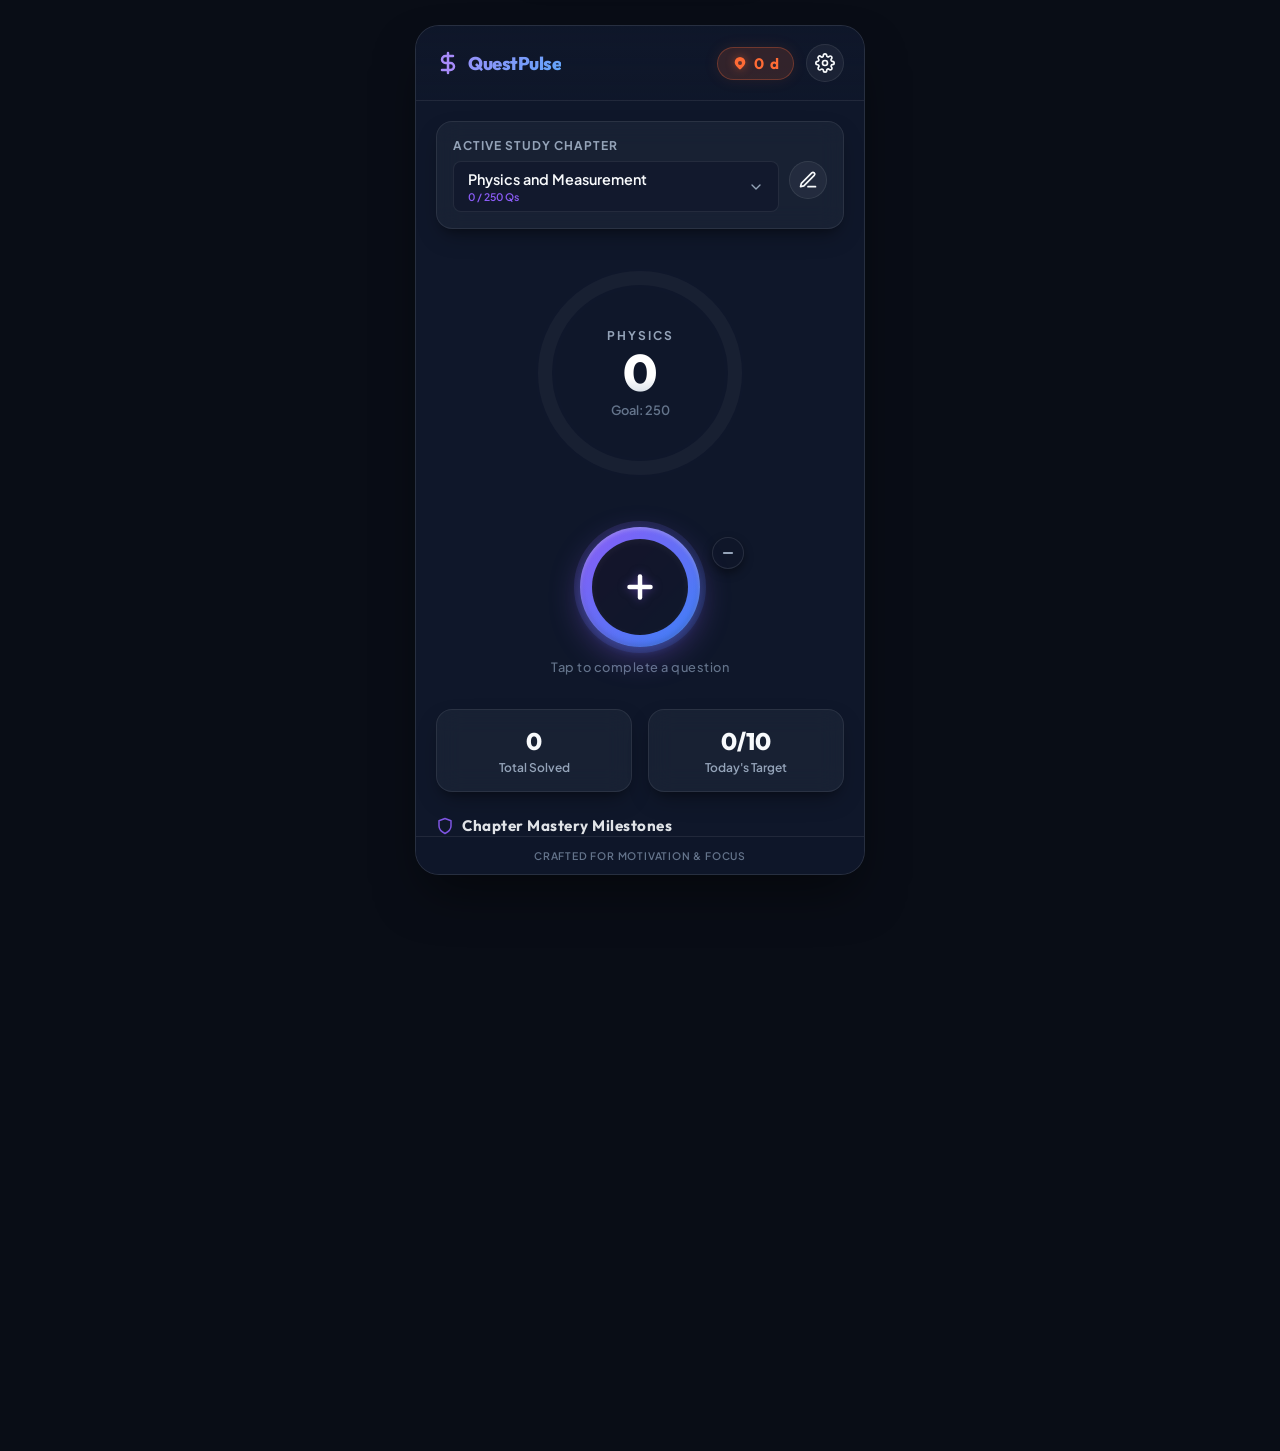
<file: questpulse-selfcontained.html>
<!DOCTYPE html>
<html lang="en">
<head>
  <meta charset="UTF-8">
  <meta name="viewport" content="width=device-width, initial-scale=1.0, maximum-scale=1.0, user-scalable=no">
  <title>QuestPulse Study Tracker</title>
  <style>/* Base Design System Variables */
:root {
  --bg-dark: #090d16;
  --bg-app: #0f172a;
  --bg-card: rgba(30, 41, 59, 0.6);
  --bg-card-border: rgba(255, 255, 255, 0.08);
  --text-primary: #f8fafc;
  --text-secondary: #94a3b8;
  --text-muted: #64748b;
  
  --primary: #8b5cf6;       /* Violet */
  --primary-glow: rgba(139, 92, 246, 0.5);
  --secondary: #3b82f6;     /* Blue */
  --secondary-glow: rgba(59, 130, 246, 0.4);
  --accent: #10b981;        /* Emerald Green */
  --accent-glow: rgba(16, 185, 129, 0.5);
  --accent-orange: #ff6b35; /* Orange for flame */
  --accent-orange-glow: rgba(255, 107, 53, 0.5);
  --danger: #ef4444;        /* Coral Red */
  
  --font-display: 'Outfit', 'Plus Jakarta Sans', -apple-system, BlinkMacSystemFont, sans-serif;
  --font-body: 'Plus Jakarta Sans', -apple-system, BlinkMacSystemFont, sans-serif;
  
  --shadow-lg: 0 10px 25px -5px rgba(0, 0, 0, 0.3), 0 8px 10px -6px rgba(0, 0, 0, 0.3);
  --shadow-glow: 0 0 20px rgba(139, 92, 246, 0.25);
  
  --radius-sm: 8px;
  --radius-md: 16px;
  --radius-lg: 24px;
  --radius-circle: 50%;
  
  --transition-smooth: all 0.3s cubic-bezier(0.25, 0.8, 0.25, 1);
  --transition-elastic: all 0.5s cubic-bezier(0.175, 0.885, 0.32, 1.275);
}

/* Base Reset */
* {
  box-sizing: border-box;
  margin: 0;
  padding: 0;
  -webkit-tap-highlight-color: transparent;
  user-select: none;
}

body {
  background-color: var(--bg-dark);
  color: var(--text-primary);
  font-family: var(--font-body);
  display: flex;
  justify-content: center;
  align-items: center;
  min-height: 100vh;
  min-height: -webkit-fill-available; /* Mobile height fix */
  overflow: hidden;
  position: relative;
}

html {
  height: -webkit-fill-available;
}

/* Background canvas setup */
#particle-canvas {
  position: absolute;
  top: 0;
  left: 0;
  width: 100%;
  height: 100%;
  pointer-events: none;
  z-index: 99;
}

/* Phone Container Frame on Desktop, Fluid on Mobile */
.app-container {
  width: 100%;
  height: 100vh;
  max-width: 450px;
  background-color: var(--bg-app);
  display: flex;
  flex-direction: column;
  position: relative;
  overflow: hidden;
  box-shadow: 0 25px 50px -12px rgba(0, 0, 0, 0.5);
  border: 1px solid rgba(255, 255, 255, 0.05);
  z-index: 10;
  transition: var(--transition-smooth);
}

@media (min-width: 480px) {
  .app-container {
    height: 850px;
    border-radius: var(--radius-lg);
    border: 1px solid rgba(255, 255, 255, 0.1);
    backdrop-filter: blur(10px);
  }
}

/* Header */
.app-header {
  padding: 18px 20px;
  display: flex;
  justify-content: space-between;
  align-items: center;
  background: linear-gradient(to bottom, rgba(15, 23, 42, 0.95), rgba(15, 23, 42, 0.8));
  border-bottom: 1px solid var(--bg-card-border);
  z-index: 20;
}

.app-logo {
  font-family: var(--font-display);
  font-weight: 800;
  font-size: 1.15rem;
  letter-spacing: -0.5px;
  background: linear-gradient(135deg, #a78bfa 0%, #60a5fa 100%);
  -webkit-background-clip: text;
  -webkit-text-fill-color: transparent;
  display: flex;
  align-items: center;
  gap: 8px;
}

.logo-icon {
  stroke: url(#logoGradient) #a78bfa;
}

.header-right {
  display: flex;
  align-items: center;
  gap: 12px;
}

/* Streak Indicator */
.streak-badge {
  background: rgba(255, 107, 53, 0.15);
  border: 1px solid rgba(255, 107, 53, 0.3);
  color: var(--accent-orange);
  font-family: var(--font-display);
  font-weight: 700;
  font-size: 0.95rem;
  padding: 6px 14px;
  border-radius: 20px;
  display: flex;
  align-items: center;
  gap: 6px;
  box-shadow: 0 0 15px rgba(255, 107, 53, 0.1);
  transition: var(--transition-smooth);
}

.streak-badge.active {
  animation: streak-pulse 1.8s infinite alternate;
}

.streak-badge.active .flame-icon {
  animation: flame-flicker 0.6s infinite alternate;
}

.flame-icon {
  width: 16px;
  height: 16px;
  fill: var(--accent-orange);
  filter: drop-shadow(0 0 4px var(--accent-orange-glow));
}

/* Header Buttons */
.icon-btn {
  background: rgba(255, 255, 255, 0.05);
  border: 1px solid var(--bg-card-border);
  color: var(--text-primary);
  width: 38px;
  height: 38px;
  border-radius: var(--radius-circle);
  display: flex;
  justify-content: center;
  align-items: center;
  cursor: pointer;
  transition: var(--transition-smooth);
}

.icon-btn:hover {
  background: rgba(255, 255, 255, 0.1);
  transform: scale(1.05);
}

.icon-btn:active {
  transform: scale(0.95);
}

/* App Main Body */
.app-main {
  flex: 1;
  overflow-y: auto;
  padding: 20px;
  display: flex;
  flex-direction: column;
  gap: 24px;
  /* Hide scrollbars for layout fluidity */
  scrollbar-width: none;
}

.app-main::-webkit-scrollbar {
  display: none;
}

/* Progress Ring Section */
.progress-section {
  display: flex;
  justify-content: center;
  align-items: center;
  padding: 10px 0;
}

.progress-circle-container {
  position: relative;
  width: 220px;
  height: 220px;
  display: flex;
  justify-content: center;
  align-items: center;
}

.progress-ring {
  transform: rotate(-90deg);
  filter: drop-shadow(0 0 10px rgba(139, 92, 246, 0.15));
}

.progress-ring-bg {
  fill: none;
  stroke: rgba(255, 255, 255, 0.04);
  stroke-width: 14px;
}

.progress-ring-bar {
  fill: none;
  stroke-width: 14px;
  stroke-linecap: round;
  stroke-dasharray: 596.9; /* 2 * PI * r (95) = 596.902 */
  stroke-dashoffset: 596.9;
  transition: stroke-dashoffset 0.8s cubic-bezier(0.4, 0, 0.2, 1);
  filter: drop-shadow(0 0 8px var(--primary-glow));
}

.progress-text-container {
  position: absolute;
  display: flex;
  flex-direction: column;
  align-items: center;
  justify-content: center;
}

.progress-label {
  font-size: 0.75rem;
  letter-spacing: 2px;
  color: var(--text-secondary);
  font-weight: 700;
}

.progress-count {
  font-family: var(--font-display);
  font-size: 3.2rem;
  font-weight: 800;
  line-height: 1;
  margin: 4px 0;
  background: linear-gradient(to bottom, #ffffff 60%, #cbd5e1 100%);
  -webkit-background-clip: text;
  -webkit-text-fill-color: transparent;
}

.progress-goal {
  font-size: 0.8rem;
  color: var(--text-muted);
  font-weight: 600;
}

/* Action Incrementor Section */
.action-section {
  display: flex;
  justify-content: center;
  align-items: center;
  padding: 10px 0;
}

.button-wrapper {
  display: flex;
  flex-direction: column;
  align-items: center;
  gap: 12px;
  position: relative;
}

/* Pulse Button styling */
.pulse-btn {
  position: relative;
  width: 120px;
  height: 120px;
  border-radius: var(--radius-circle);
  border: none;
  background: linear-gradient(135deg, var(--primary) 0%, var(--secondary) 100%);
  cursor: pointer;
  display: flex;
  justify-content: center;
  align-items: center;
  box-shadow: 
     0 10px 30px rgba(139, 92, 246, 0.35),
     0 4px 10px rgba(59, 130, 246, 0.25),
     inset 0 2px 4px rgba(255, 255, 255, 0.3),
     inset 0 -2px 6px rgba(0, 0, 0, 0.2);
  outline: none;
  z-index: 10;
  transition: transform 0.1s cubic-bezier(0.1, 0.8, 0.2, 1), box-shadow 0.2s;
}

.decrement-btn {
  position: absolute;
  top: 10px;
  right: -15px;
  width: 32px;
  height: 32px;
  border-radius: var(--radius-circle);
  background: rgba(15, 23, 42, 0.6);
  border: 1px solid rgba(255, 255, 255, 0.1);
  color: var(--text-secondary);
  display: flex;
  justify-content: center;
  align-items: center;
  cursor: pointer;
  z-index: 20;
  transition: all 0.2s cubic-bezier(0.4, 0, 0.2, 1);
  box-shadow: 0 4px 10px rgba(0, 0, 0, 0.4);
}

.decrement-btn:hover {
  background: rgba(239, 68, 68, 0.2);
  border-color: rgba(239, 68, 68, 0.5);
  color: #ef4444;
  transform: scale(1.1);
  box-shadow: 0 4px 12px rgba(239, 68, 68, 0.2);
}

.decrement-btn:active {
  transform: scale(0.95);
}

.pulse-btn::before {
  content: '';
  position: absolute;
  top: -6px;
  left: -6px;
  right: -6px;
  bottom: -6px;
  border-radius: var(--radius-circle);
  background: linear-gradient(135deg, var(--primary), var(--secondary));
  opacity: 0.15;
  z-index: -1;
  transition: var(--transition-smooth);
}

/* Continuous breathing ring animation for idle button */
.pulse-btn:hover::before {
  opacity: 0.3;
  transform: scale(1.05);
}

.btn-inner {
  width: 96px;
  height: 96px;
  border-radius: var(--radius-circle);
  background: rgba(9, 13, 22, 0.9);
  display: flex;
  justify-content: center;
  align-items: center;
  color: var(--text-primary);
  box-shadow: inset 0 2px 8px rgba(255, 255, 255, 0.05);
  transition: var(--transition-smooth);
}

.plus-icon {
  filter: drop-shadow(0 0 5px var(--primary-glow));
  transition: var(--transition-elastic);
  stroke: #ffffff;
}

/* active pressing animation */
.pulse-btn:active {
  transform: scale(0.88);
  box-shadow: 
    0 4px 10px rgba(139, 92, 246, 0.2),
    inset 0 4px 10px rgba(0, 0, 0, 0.5);
}

.pulse-btn:active .plus-icon {
  transform: rotate(90deg) scale(0.85);
}

.pulse-btn.bounce {
  animation: elastic-rebound 0.5s cubic-bezier(0.175, 0.885, 0.32, 1.4);
}

/* Ripple waves on button */
.btn-ripple {
  position: absolute;
  top: 0;
  left: 0;
  right: 0;
  bottom: 0;
  border-radius: var(--radius-circle);
  border: 2px solid var(--primary);
  opacity: 0;
  pointer-events: none;
  z-index: 1;
}

.pulse-btn.click-trigger .btn-ripple:nth-child(1) {
  animation: ripple-spread 0.6s cubic-bezier(0.1, 0.8, 0.3, 1) forwards;
}

.pulse-btn.click-trigger .btn-ripple:nth-child(2) {
  animation: ripple-spread-delayed 0.7s cubic-bezier(0.1, 0.8, 0.3, 1) 0.1s forwards;
}

.btn-hint {
  font-size: 0.8rem;
  color: var(--text-muted);
  font-weight: 500;
  letter-spacing: 0.5px;
  animation: text-breath 2.5s infinite ease-in-out;
}

/* Floating count text "+1" on click */
.floating-plus {
  position: absolute;
  color: var(--accent);
  font-family: var(--font-display);
  font-weight: 900;
  font-size: 1.8rem;
  pointer-events: none;
  z-index: 100;
  animation: float-up 0.8s cubic-bezier(0.25, 1, 0.5, 1) forwards;
  text-shadow: 0 0 10px rgba(16, 185, 129, 0.6), 0 0 2px rgba(255, 255, 255, 0.8);
}

/* Quick Stats Grid */
.stats-grid {
  display: grid;
  grid-template-columns: 1fr 1fr;
  gap: 16px;
}

.stat-card {
  background: var(--bg-card);
  border: 1px solid var(--bg-card-border);
  backdrop-filter: blur(12px);
  padding: 16px;
  border-radius: var(--radius-md);
  display: flex;
  flex-direction: column;
  align-items: center;
  text-align: center;
  box-shadow: var(--shadow-lg);
  transition: var(--transition-smooth);
}

.stat-card:hover {
  transform: translateY(-2px);
  border-color: rgba(255, 255, 255, 0.12);
  box-shadow: 0 12px 20px -8px rgba(0, 0, 0, 0.4);
}

.stat-value {
  font-family: var(--font-display);
  font-size: 1.5rem;
  font-weight: 800;
  color: var(--text-primary);
}

.stat-label {
  font-size: 0.75rem;
  color: var(--text-secondary);
  margin-top: 4px;
  font-weight: 600;
}

/* Common Section Styles */
.app-section {
  display: flex;
  flex-direction: column;
  gap: 12px;
}

.section-title {
  font-family: var(--font-display);
  font-size: 0.95rem;
  font-weight: 700;
  letter-spacing: 0.5px;
  color: var(--text-primary);
  display: flex;
  align-items: center;
  gap: 8px;
  opacity: 0.9;
}

.section-title svg {
  color: var(--primary);
}

/* Badges / Milestones Grid */
.badges-container {
  display: grid;
  grid-template-columns: repeat(4, 1fr);
  gap: 10px;
}

.badge-item {
  background: var(--bg-card);
  border: 1px solid var(--bg-card-border);
  border-radius: var(--radius-md);
  padding: 12px 8px;
  display: flex;
  flex-direction: column;
  align-items: center;
  justify-content: center;
  position: relative;
  text-align: center;
  transition: var(--transition-elastic);
  cursor: pointer;
}

.badge-icon-wrapper {
  width: 42px;
  height: 42px;
  border-radius: var(--radius-circle);
  background: rgba(255, 255, 255, 0.03);
  display: flex;
  justify-content: center;
  align-items: center;
  color: var(--text-muted);
  font-size: 1.25rem;
  margin-bottom: 6px;
  border: 1.5px dashed rgba(255, 255, 255, 0.1);
  transition: var(--transition-smooth);
}

.badge-name {
  font-size: 0.65rem;
  font-weight: 700;
  color: var(--text-muted);
  line-height: 1.2;
}

/* Active unlocked badge style */
.badge-item.unlocked {
  background: linear-gradient(135deg, rgba(30, 41, 59, 0.8) 0%, rgba(15, 23, 42, 0.9) 100%);
  border-color: rgba(139, 92, 246, 0.25);
  box-shadow: 0 4px 15px rgba(0, 0, 0, 0.2);
  animation: pop-in 0.4s cubic-bezier(0.175, 0.885, 0.32, 1.2) forwards;
}

.badge-item.unlocked .badge-icon-wrapper {
  background: linear-gradient(135deg, var(--primary) 0%, var(--secondary) 100%);
  border: none;
  color: #ffffff;
  box-shadow: 0 4px 10px var(--primary-glow);
}

.badge-item.unlocked .badge-name {
  color: var(--text-primary);
}

.badge-item.unlocked:hover {
  transform: translateY(-3px) scale(1.03);
  box-shadow: 0 8px 20px rgba(139, 92, 246, 0.25);
}

/* Calendar UI */
.calendar-container {
  background: var(--bg-card);
  border: 1px solid var(--bg-card-border);
  border-radius: var(--radius-md);
  padding: 16px;
  box-shadow: var(--shadow-lg);
  display: flex;
  flex-direction: column;
  gap: 16px;
}

.calendar-header {
  display: flex;
  justify-content: space-between;
  align-items: center;
  font-weight: 700;
  color: var(--text-primary);
  font-size: 1.1rem;
}

.calendar-grid {
  display: grid;
  grid-template-columns: repeat(7, 1fr);
  gap: 8px;
}

.calendar-day-header {
  text-align: center;
  font-size: 0.7rem;
  font-weight: 700;
  color: var(--text-muted);
  text-transform: uppercase;
}

.calendar-day {
  background: rgba(255, 255, 255, 0.02);
  border: 1px solid var(--bg-card-border);
  border-radius: var(--radius-sm);
  aspect-ratio: 1;
  display: flex;
  flex-direction: column;
  justify-content: flex-start;
  align-items: center;
  padding: 4px;
  cursor: pointer;
  transition: all 0.2s ease;
  position: relative;
}

.calendar-day:hover {
  background: rgba(255, 255, 255, 0.08);
  border-color: rgba(255, 255, 255, 0.2);
  transform: translateY(-2px);
}

.calendar-day.empty {
  opacity: 0.2;
  pointer-events: none;
}

.calendar-day.today {
  border-color: var(--primary);
}

.calendar-date {
  font-size: 0.75rem;
  font-weight: 700;
  color: var(--text-secondary);
  align-self: flex-start;
}

.calendar-score {
  font-size: 1rem;
  font-weight: 800;
  color: var(--text-muted);
  opacity: 0.5;
  margin-top: 4px;
}

.calendar-day.has-activity {
  background: linear-gradient(135deg, rgba(139, 92, 246, 0.15) 0%, rgba(59, 130, 246, 0.15) 100%);
  border-color: rgba(139, 92, 246, 0.3);
}

.calendar-day.has-activity .calendar-score {
  color: var(--primary-glow);
  opacity: 1;
  text-shadow: 0 0 8px rgba(139, 92, 246, 0.4);
}

/* Calendar Modal details */
.calendar-details-summary {
  text-align: center;
  margin-bottom: 16px;
  padding-bottom: 16px;
  border-bottom: 1px solid rgba(255, 255, 255, 0.1);
}

.calendar-total-qs {
  font-size: 2.5rem;
  font-weight: 800;
  color: var(--primary);
  text-shadow: 0 0 10px rgba(139, 92, 246, 0.3);
}

.calendar-total-label {
  font-size: 0.8rem;
  color: var(--text-secondary);
  font-weight: 600;
  text-transform: uppercase;
  letter-spacing: 1px;
}

.calendar-details-list {
  display: flex;
  flex-direction: column;
  gap: 8px;
  max-height: 250px;
  overflow-y: auto;
}

.calendar-detail-item {
  display: flex;
  justify-content: space-between;
  align-items: center;
  padding: 12px;
  background: rgba(255, 255, 255, 0.04);
  border-radius: var(--radius-sm);
  border-left: 3px solid var(--primary);
}

.cal-detail-name {
  font-size: 0.9rem;
  font-weight: 700;
  color: var(--text-primary);
}

.cal-detail-score {
  font-size: 1rem;
  font-weight: 800;
  color: var(--text-secondary);
}

/* History Log List */
.history-list {
  background: var(--bg-card);
  border: 1px solid var(--bg-card-border);
  border-radius: var(--radius-md);
  padding: 14px;
  display: flex;
  flex-direction: column;
  gap: 10px;
  max-height: 200px;
  overflow-y: auto;
  box-shadow: var(--shadow-lg);
}

.history-empty {
  font-size: 0.75rem;
  color: var(--text-muted);
  text-align: center;
  padding: 12px 0;
  font-style: italic;
}

.history-item {
  display: flex;
  justify-content: space-between;
  align-items: center;
  padding: 8px 10px;
  background: rgba(255, 255, 255, 0.02);
  border-radius: var(--radius-sm);
  border-left: 3px solid var(--secondary);
  animation: slide-in 0.3s ease-out;
}

.history-item.goal-completed {
  border-left-color: var(--accent);
  background: rgba(16, 185, 129, 0.05);
}

.history-date {
  font-size: 0.75rem;
  font-weight: 600;
  color: var(--text-secondary);
}

.history-count-badge {
  font-family: var(--font-display);
  font-size: 0.8rem;
  font-weight: 800;
  padding: 2px 8px;
  border-radius: 10px;
  background: rgba(255, 255, 255, 0.05);
  color: var(--text-primary);
  display: flex;
  align-items: center;
  gap: 4px;
}

.history-item.goal-completed .history-count-badge {
  background: rgba(16, 185, 129, 0.2);
  color: var(--accent);
}

/* Footer Credits */
.app-footer {
  padding: 12px;
  text-align: center;
  border-top: 1px solid var(--bg-card-border);
  background: rgba(15, 23, 42, 0.95);
  z-index: 10;
}

.credit-text {
  font-size: 0.65rem;
  color: var(--text-muted);
  letter-spacing: 0.8px;
  text-transform: uppercase;
  font-weight: 600;
}

/* Custom Modal Settings Dialog */
.modal-overlay {
  position: absolute;
  top: 0;
  left: 0;
  right: 0;
  bottom: 0;
  background: rgba(9, 13, 22, 0.8);
  backdrop-filter: blur(12px);
  -webkit-backdrop-filter: blur(12px);
  z-index: 100;
  display: flex;
  align-items: flex-end;
  opacity: 0;
  pointer-events: none;
  transition: opacity 0.3s ease;
}

.modal-overlay.open {
  opacity: 1;
  pointer-events: all;
}

.modal-content {
  background: #0f172a;
  border-top: 1px solid rgba(255, 255, 255, 0.1);
  border-radius: var(--radius-lg) var(--radius-lg) 0 0;
  width: 100%;
  max-height: 85%;
  display: flex;
  flex-direction: column;
  padding: 24px;
  transform: translateY(100%);
  transition: transform 0.35s cubic-bezier(0.175, 0.885, 0.32, 1.05);
}

.modal-overlay.open .modal-content {
  transform: translateY(0);
}

.modal-header {
  display: flex;
  justify-content: space-between;
  align-items: center;
  margin-bottom: 20px;
}

.modal-header h3 {
  font-family: var(--font-display);
  font-weight: 800;
  font-size: 1.2rem;
  color: var(--text-primary);
}

.close-btn {
  background: none;
  border: none;
  color: var(--text-secondary);
  cursor: pointer;
  padding: 4px;
  border-radius: var(--radius-circle);
  display: flex;
  justify-content: center;
  align-items: center;
  transition: var(--transition-smooth);
}

.close-btn:hover {
  background: rgba(255, 255, 255, 0.05);
  color: var(--text-primary);
}

.modal-body {
  overflow-y: auto;
  display: flex;
  flex-direction: column;
  gap: 18px;
  padding-bottom: 20px;
}

.setting-item {
  display: flex;
  justify-content: space-between;
  align-items: center;
  padding: 12px 14px;
  background: rgba(255, 255, 255, 0.02);
  border-radius: var(--radius-md);
  border: 1px solid var(--bg-card-border);
}

.setting-info {
  display: flex;
  flex-direction: column;
  gap: 2px;
}

.setting-name {
  font-size: 0.85rem;
  font-weight: 700;
  color: var(--text-primary);
}

.setting-desc {
  font-size: 0.7rem;
  color: var(--text-muted);
}

/* Adjust button for goal number configuration */
.goal-picker {
  display: flex;
  align-items: center;
  background: rgba(255, 255, 255, 0.05);
  border-radius: var(--radius-sm);
  padding: 4px;
}

.goal-adjust-btn {
  background: none;
  border: none;
  color: var(--text-primary);
  width: 28px;
  height: 28px;
  font-size: 1.1rem;
  font-weight: 700;
  cursor: pointer;
  display: flex;
  justify-content: center;
  align-items: center;
  border-radius: 4px;
  transition: var(--transition-smooth);
}

.goal-adjust-btn:hover {
  background: rgba(255, 255, 255, 0.08);
}

.goal-adjust-btn:active {
  transform: scale(0.9);
}

.goal-value {
  font-family: var(--font-display);
  font-size: 0.95rem;
  font-weight: 800;
  width: 32px;
  text-align: center;
}

/* Switch styling */
.switch {
  position: relative;
  display: inline-block;
  width: 44px;
  height: 24px;
}

.switch input {
  opacity: 0;
  width: 0;
  height: 0;
}

.slider {
  position: absolute;
  cursor: pointer;
  top: 0;
  left: 0;
  right: 0;
  bottom: 0;
  background-color: rgba(255, 255, 255, 0.1);
  transition: .3s;
  border-radius: 24px;
  border: 1px solid var(--bg-card-border);
}

.slider:before {
  position: absolute;
  content: "";
  height: 16px;
  width: 16px;
  left: 3px;
  bottom: 3px;
  background-color: var(--text-secondary);
  transition: .3s;
  border-radius: 50%;
}

input:checked + .slider {
  background-color: var(--primary);
  border-color: rgba(139, 92, 246, 0.3);
}

input:checked + .slider:before {
  transform: translateX(20px);
  background-color: #ffffff;
  box-shadow: 0 0 8px rgba(255, 255, 255, 0.5);
}

/* Settings Reset Option */
.danger-zone {
  margin-top: 15px;
  border-top: 1px dashed rgba(239, 68, 68, 0.2);
  padding-top: 18px;
  display: flex;
  flex-direction: column;
  gap: 8px;
}

.danger-zone h4 {
  font-size: 0.85rem;
  color: var(--danger);
  font-weight: 700;
}

.danger-zone p {
  font-size: 0.65rem;
  color: var(--text-muted);
  line-height: 1.4;
}

.btn {
  padding: 12px;
  border-radius: var(--radius-md);
  border: none;
  font-weight: 700;
  font-size: 0.85rem;
  cursor: pointer;
  transition: var(--transition-smooth);
}

.btn-danger {
  background: rgba(239, 68, 68, 0.1);
  border: 1px solid rgba(239, 68, 68, 0.2);
  color: var(--danger);
}

.btn-danger:hover {
  background: rgba(239, 68, 68, 0.25);
  color: #ffffff;
  transform: translateY(-1px);
}

.btn-danger:active {
  transform: translateY(1px);
}

/* Toast Notifications */
.toast-notification {
  position: absolute;
  top: 25px;
  left: 50%;
  transform: translate(-50%, -100px);
  background: rgba(15, 23, 42, 0.9);
  border: 1px solid rgba(255, 255, 255, 0.15);
  box-shadow: 
    0 10px 25px rgba(0, 0, 0, 0.4),
    0 0 15px rgba(139, 92, 246, 0.2);
  border-radius: 40px;
  padding: 10px 20px;
  display: flex;
  align-items: center;
  gap: 10px;
  z-index: 999;
  transition: transform 0.4s cubic-bezier(0.175, 0.885, 0.32, 1.25);
  pointer-events: none;
  width: max-content;
  max-width: 80%;
  backdrop-filter: blur(10px);
}

.toast-notification.show {
  transform: translate(-50%, 0);
}

.toast-icon {
  font-size: 1.1rem;
}

.toast-message {
  font-size: 0.8rem;
  font-weight: 700;
  color: var(--text-primary);
}

/* Haptic Screen Flash simulation */
.haptic-flash {
  animation: flash-frame 0.15s ease-out;
}

/* Haptic Screen Shake simulation */
.haptic-shake {
  animation: shake-frame 0.18s linear;
}

/* Animations declarations */
@keyframes text-breath {
  0%, 100% { opacity: 0.6; transform: scale(1); }
  50% { opacity: 0.95; transform: scale(1.02); }
}

@keyframes float-up {
  0% {
    opacity: 0;
    transform: translateY(20px) scale(0.6) rotate(-10deg);
  }
  15% {
    opacity: 1;
    transform: translateY(0px) scale(1.2) rotate(5deg);
  }
  80% {
    opacity: 1;
    transform: translateY(-50px) scale(1) rotate(0deg);
  }
  100% {
    opacity: 0;
    transform: translateY(-80px) scale(0.8) rotate(-5deg);
  }
}

@keyframes ripple-spread {
  0% {
    transform: scale(1);
    opacity: 0.5;
  }
  100% {
    transform: scale(1.4);
    opacity: 0;
  }
}

@keyframes ripple-spread-delayed {
  0% {
    transform: scale(1);
    opacity: 0.4;
  }
  100% {
    transform: scale(1.5);
    opacity: 0;
  }
}

@keyframes elastic-rebound {
  0% { transform: scale(0.88); }
  35% { transform: scale(1.06); }
  65% { transform: scale(0.96); }
  100% { transform: scale(1); }
}

@keyframes streak-pulse {
  0% {
    box-shadow: 0 0 10px rgba(255, 107, 53, 0.1);
    border-color: rgba(255, 107, 53, 0.25);
  }
  100% {
    box-shadow: 0 0 20px rgba(255, 107, 53, 0.35);
    border-color: rgba(255, 107, 53, 0.55);
  }
}

@keyframes flame-flicker {
  0%, 100% { transform: scale(1) rotate(0deg); filter: brightness(1); }
  25% { transform: scale(1.08) rotate(-3deg); filter: brightness(1.1); }
  50% { transform: scale(0.95) rotate(2deg); filter: brightness(0.95); }
  75% { transform: scale(1.05) rotate(-1deg); filter: brightness(1.15); }
}

@keyframes pop-in {
  0% { transform: scale(0.7); opacity: 0; }
  100% { transform: scale(1); opacity: 1; }
}

@keyframes slide-in {
  0% { transform: translateY(10px); opacity: 0; }
  100% { transform: translateY(0); opacity: 1; }
}

@keyframes flash-frame {
  0% { filter: brightness(1.4) contrast(1.1); }
  100% { filter: brightness(1) contrast(1); }
}

@keyframes shake-frame {
  0%, 100% { transform: translate(0, 0); }
  15% { transform: translate(-3px, -2px); }
  30% { transform: translate(3px, 1px); }
  45% { transform: translate(-2px, 2px); }
  60% { transform: translate(2px, -1px); }
  75% { transform: translate(-1px, 1px); }
  85% { transform: translate(1px, -1px); }
}

/* Chapter Selector and management styles */
.chapter-selector-card {
  background: var(--bg-card);
  border: 1px solid var(--bg-card-border);
  backdrop-filter: blur(12px);
  padding: 16px;
  border-radius: var(--radius-md);
  display: flex;
  flex-direction: column;
  gap: 8px;
  box-shadow: var(--shadow-lg);
  position: relative;
  z-index: 200;
}

.selector-label {
  font-size: 0.75rem;
  font-weight: 700;
  color: var(--text-secondary);
  text-transform: uppercase;
  letter-spacing: 1px;
}

.selector-row {
  display: flex;
  gap: 10px;
  width: 100%;
}

/* Custom Dropdown Styles */
.custom-dropdown-container {
  flex: 1;
  position: relative;
  user-select: none;
}

.custom-dropdown-selected {
  background: rgba(15, 23, 42, 0.6);
  border: 1px solid var(--bg-card-border);
  border-radius: var(--radius-sm);
  padding: 8px 14px;
  display: flex;
  justify-content: space-between;
  align-items: center;
  cursor: pointer;
  transition: var(--transition-smooth);
}

.custom-dropdown-selected:hover {
  border-color: rgba(255, 255, 255, 0.15);
  background-color: rgba(15, 23, 42, 0.8);
}

.custom-dropdown-container.open .custom-dropdown-selected {
  border-color: var(--primary);
  box-shadow: 0 0 10px rgba(139, 92, 246, 0.25);
  border-bottom-left-radius: 0;
  border-bottom-right-radius: 0;
}

.custom-dropdown-container.open .custom-dropdown-selected .dropdown-chevron {
  transform: rotate(180deg);
}

.selected-chapter-info {
  display: flex;
  flex-direction: column;
  gap: 2px;
}

.selected-name {
  font-family: var(--font-body);
  font-size: 0.9rem;
  font-weight: 600;
  color: var(--text-primary);
  white-space: nowrap;
  overflow: hidden;
  text-overflow: ellipsis;
  max-width: 250px;
}

.selected-meta {
  font-size: 0.65rem;
  font-weight: 600;
  color: var(--primary);
}

.dropdown-chevron {
  color: var(--text-secondary);
  transition: transform 0.3s ease;
  flex-shrink: 0;
}

.custom-dropdown-list {
  position: absolute;
  top: 100%;
  left: 0;
  right: 0;
  background: #0f172a;
  backdrop-filter: blur(16px);
  -webkit-backdrop-filter: blur(16px);
  border: 1px solid var(--bg-card-border);
  border-top: none;
  border-bottom-left-radius: var(--radius-sm);
  border-bottom-right-radius: var(--radius-sm);
  max-height: 300px;
  overflow-y: auto;
  z-index: 100;
  display: none;
  box-shadow: 0 10px 25px rgba(0, 0, 0, 0.5);
  scrollbar-width: thin;
  scrollbar-color: var(--primary) transparent;
}

.custom-dropdown-list::-webkit-scrollbar {
  width: 6px;
}

.custom-dropdown-list::-webkit-scrollbar-thumb {
  background-color: var(--primary);
  border-radius: 3px;
}

.custom-dropdown-container.open .custom-dropdown-list {
  display: block;
  animation: slide-down 0.2s ease-out;
}

.dropdown-optgroup {
  padding: 8px 12px 4px;
  font-size: 0.7rem;
  font-weight: 800;
  color: var(--text-secondary);
  text-transform: uppercase;
  letter-spacing: 1px;
  background: rgba(0, 0, 0, 0.2);
  position: sticky;
  top: 0;
  z-index: 2;
}

.dropdown-option {
  padding: 10px 14px;
  cursor: pointer;
  transition: background-color 0.2s;
  border-bottom: 1px solid rgba(255, 255, 255, 0.02);
  display: flex;
  flex-direction: column;
  gap: 6px;
}

.dropdown-option:last-child {
  border-bottom: none;
}

.dropdown-option:hover {
  background: rgba(255, 255, 255, 0.05);
}

.dropdown-option.active {
  background: rgba(139, 92, 246, 0.15);
  border-left: 3px solid var(--primary);
}

.dropdown-option-header {
  display: flex;
  justify-content: space-between;
  align-items: center;
}

.dropdown-option-name {
  font-size: 0.85rem;
  font-weight: 600;
  color: var(--text-primary);
  white-space: nowrap;
  overflow: hidden;
  text-overflow: ellipsis;
  padding-right: 10px;
}

.dropdown-option-count {
  font-size: 0.7rem;
  font-weight: 700;
  color: var(--text-muted);
  white-space: nowrap;
}

.dropdown-option-progress-track {
  height: 4px;
  background: rgba(255, 255, 255, 0.1);
  border-radius: 2px;
  overflow: hidden;
}

.dropdown-option-progress-fill {
  height: 100%;
  background: linear-gradient(90deg, var(--primary), var(--secondary));
  border-radius: 2px;
}

/* Dropdown Class Select Header */
.dropdown-class-select {
  display: flex;
  background: #0f172a;
  padding: 8px 8px 4px;
  gap: 6px;
  position: sticky;
  top: 0;
  z-index: 11;
  border-bottom: 1px solid rgba(255, 255, 255, 0.02);
}

.dropdown-class-btn {
  flex: 1;
  background: rgba(255, 255, 255, 0.02);
  border: 1px solid rgba(255, 255, 255, 0.05);
  color: var(--text-secondary);
  padding: 6px;
  font-size: 0.75rem;
  font-weight: 700;
  cursor: pointer;
  border-radius: var(--radius-sm);
  transition: var(--transition-smooth);
}

.dropdown-class-btn:hover {
  background: rgba(255, 255, 255, 0.08);
  color: var(--text-primary);
}

.dropdown-class-btn.active {
  background: linear-gradient(135deg, var(--primary) 0%, var(--secondary) 100%);
  color: white;
  border: 1px solid transparent;
  box-shadow: 0 0 8px rgba(139, 92, 246, 0.3);
}

/* Dropdown Tabs */
.dropdown-tabs {
  display: flex;
  background: #0f172a;
  padding: 4px 8px 8px;
  gap: 4px;
  position: sticky;
  top: 39px;
  z-index: 10;
  border-bottom: 1px solid rgba(255, 255, 255, 0.05);
}

.dropdown-tab-btn {
  flex: 1;
  background: rgba(255, 255, 255, 0.05);
  border: 1px solid transparent;
  color: var(--text-secondary);
  padding: 6px 4px;
  font-size: 0.7rem;
  font-weight: 700;
  cursor: pointer;
  border-radius: var(--radius-sm);
  transition: var(--transition-smooth);
}

.dropdown-tab-btn:hover {
  background: rgba(255, 255, 255, 0.1);
  color: var(--text-primary);
}

.dropdown-tab-btn.active {
  background: rgba(139, 92, 246, 0.15);
  color: var(--primary);
  border: 1px solid rgba(139, 92, 246, 0.25);
}

.dropdown-options-container {
  display: flex;
  flex-direction: column;
}

@keyframes slide-down {
  from { opacity: 0; transform: translateY(-10px); }
  to { opacity: 1; transform: translateY(0); }
}

/* Mastery milestones styles */
.mastery-milestones-container {
  display: flex;
  flex-direction: column;
  gap: 12px;
}

.mastery-milestone-card {
  background: var(--bg-card);
  border: 1px solid var(--bg-card-border);
  backdrop-filter: blur(12px);
  padding: 12px 16px;
  border-radius: var(--radius-md);
  display: flex;
  align-items: center;
  gap: 14px;
  box-shadow: var(--shadow-lg);
  transition: var(--transition-smooth);
  position: relative;
  overflow: hidden;
}

.mastery-milestone-card.locked {
  opacity: 0.65;
}

.mastery-milestone-card.unlocked {
  border-color: rgba(16, 185, 129, 0.25);
  box-shadow: 0 4px 15px rgba(16, 185, 129, 0.1);
  background: linear-gradient(135deg, rgba(30, 41, 59, 0.6) 0%, rgba(16, 185, 129, 0.04) 100%);
}

.milestone-icon {
  font-size: 1.5rem;
  width: 40px;
  height: 40px;
  border-radius: var(--radius-circle);
  background: rgba(255, 255, 255, 0.03);
  display: flex;
  justify-content: center;
  align-items: center;
  transition: var(--transition-elastic);
}

.mastery-milestone-card.unlocked .milestone-icon {
  background: linear-gradient(135deg, #10b981 0%, #059669 100%);
  box-shadow: 0 0 10px rgba(16, 185, 129, 0.4);
  color: white;
}

.milestone-info {
  flex: 1;
  display: flex;
  flex-direction: column;
  gap: 6px;
}

.milestone-header {
  display: flex;
  justify-content: space-between;
  align-items: center;
}

.milestone-name {
  font-size: 0.85rem;
  font-weight: 700;
  color: var(--text-primary);
}

.milestone-status {
  font-size: 0.75rem;
  font-weight: 600;
  color: var(--text-secondary);
}

.mastery-milestone-card.unlocked .milestone-name {
  color: #10b981;
}

.milestone-progress-bar {
  height: 6px;
  background: rgba(255, 255, 255, 0.05);
  border-radius: 3px;
  overflow: hidden;
  position: relative;
}

.milestone-progress-fill {
  height: 100%;
  background: linear-gradient(to right, var(--primary), var(--secondary));
  border-radius: 3px;
  width: 0%;
  transition: width 0.5s ease-out;
}

.mastery-milestone-card.unlocked .milestone-progress-fill {
  background: linear-gradient(to right, #10b981, #34d399);
}

/* Manage chapters modal components */
.manage-section-card {
  background: rgba(255, 255, 255, 0.02);
  border: 1px solid var(--bg-card-border);
  border-radius: var(--radius-md);
  padding: 16px;
  display: flex;
  flex-direction: column;
  gap: 12px;
}

.sub-title {
  font-family: var(--font-display);
  font-size: 0.95rem;
  font-weight: 700;
  color: var(--text-primary);
  margin-bottom: 4px;
}

.chapter-form {
  display: flex;
  flex-direction: column;
  gap: 12px;
}

.form-group {
  display: flex;
  flex-direction: column;
  gap: 6px;
  flex: 1;
}

.form-group label {
  font-size: 0.7rem;
  font-weight: 700;
  color: var(--text-secondary);
  text-transform: uppercase;
  letter-spacing: 0.5px;
}

.form-group input, .form-group select {
  background: rgba(15, 23, 42, 0.6);
  border: 1px solid var(--bg-card-border);
  border-radius: var(--radius-sm);
  color: var(--text-primary);
  padding: 10px;
  font-family: var(--font-body);
  font-size: 0.85rem;
  outline: none;
  transition: var(--transition-smooth);
}

.form-group input:focus, .form-group select:focus {
  border-color: var(--primary);
  box-shadow: 0 0 10px rgba(139, 92, 246, 0.25);
}

.form-row {
  display: flex;
  gap: 12px;
}

.form-actions-row {
  display: flex;
  gap: 10px;
}

.form-actions-row .btn {
  flex: 1;
}

.btn-primary {
  background: linear-gradient(135deg, var(--primary) 0%, var(--secondary) 100%);
  color: white;
  border: none;
  box-shadow: 0 4px 10px var(--primary-glow);
}

.btn-primary:hover {
  transform: translateY(-1px);
  box-shadow: 0 6px 14px var(--primary-glow);
}

.btn-secondary {
  background: rgba(255, 255, 255, 0.05);
  border: 1px solid var(--bg-card-border);
  color: var(--text-primary);
}

.btn-secondary:hover {
  background: rgba(255, 255, 255, 0.1);
  transform: translateY(-1px);
}

.subject-filter-tabs {
  display: flex;
  gap: 6px;
  border-bottom: 1px solid var(--bg-card-border);
  padding-bottom: 8px;
  overflow-x: auto;
  scrollbar-width: none;
}

.subject-filter-tabs::-webkit-scrollbar {
  display: none;
}

.tab-btn {
  background: none;
  border: none;
  color: var(--text-secondary);
  padding: 6px 12px;
  font-size: 0.75rem;
  font-weight: 700;
  cursor: pointer;
  border-radius: 12px;
  transition: var(--transition-smooth);
  white-space: nowrap;
}

.tab-btn.active {
  background: rgba(139, 92, 246, 0.15);
  color: var(--primary);
  border: 1px solid rgba(139, 92, 246, 0.25);
}

.chapters-list-container {
  display: flex;
  flex-direction: column;
  gap: 8px;
  max-height: 250px;
  overflow-y: auto;
}

.manage-chapter-item {
  display: flex;
  justify-content: space-between;
  align-items: center;
  padding: 10px 12px;
  background: rgba(255, 255, 255, 0.01);
  border-radius: var(--radius-sm);
  border: 1px solid var(--bg-card-border);
}

.manage-chapter-info {
  display: flex;
  flex-direction: column;
  gap: 2px;
}

.manage-chapter-name {
  font-size: 0.8rem;
  font-weight: 700;
  color: var(--text-primary);
}

.manage-chapter-meta {
  font-size: 0.65rem;
  color: var(--text-muted);
}

.manage-chapter-actions {
  display: flex;
  gap: 6px;
}

.action-icon-btn {
  background: none;
  border: none;
  color: var(--text-muted);
  cursor: pointer;
  padding: 4px;
  border-radius: 4px;
  display: flex;
  align-items: center;
  justify-content: center;
  transition: var(--transition-smooth);
}

.action-icon-btn:hover {
  color: var(--text-primary);
  background: rgba(255, 255, 255, 0.05);
}

.action-icon-btn.delete:hover {
  color: var(--danger);
  background: rgba(239, 68, 68, 0.1);
}

</style>
  <!-- Manifest removed for local file -->
  <!-- Google Fonts for premium typography -->
  <link rel="preconnect" href="https://fonts.googleapis.com">
  <link rel="preconnect" href="https://fonts.gstatic.com" crossorigin>
  <link href="https://fonts.googleapis.com/css2?family=Outfit:wght@300;400;500;600;700;800&family=Plus+Jakarta+Sans:wght@400;500;600;700;800&display=swap" rel="stylesheet">
  <!-- Mobile Capable Tags -->
  <meta name="apple-mobile-web-app-capable" content="yes">
  <meta name="apple-mobile-web-app-status-bar-style" content="black-translucent">
  <meta name="theme-color" content="#0b0f19">
</head>
<body>
  <!-- Canvas for particle animations -->
  <canvas id="particle-canvas"></canvas>

  <div class="app-container">
    <!-- Top Header -->
    <header class="app-header">
      <div class="header-left">
        <span class="app-logo">
          <svg width="24" height="24" viewBox="0 0 24 24" fill="none" stroke="currentColor" stroke-width="2.5" stroke-linecap="round" stroke-linejoin="round" class="logo-icon"><path d="M12 2v20M17 5H9.5a3.5 3.5 0 0 0 0 7h5a3.5 3.5 0 0 1 0 7H6"/></svg>
          QuestPulse
        </span>
      </div>
      <div class="header-right">
        <!-- Streak Flame -->
        <div class="streak-badge" id="streak-badge" title="Daily Streak">
          <svg class="flame-icon" viewBox="0 0 24 24" fill="currentColor">
            <path d="M17.657 16.657L13.414 20.9a1.998 1.998 0 0 1-2.827 0l-4.244-4.243a8 8 0 1 1 11.314 0zM12 15a3 3 0 1 0 0-6 3 3 0 0 0 0 6z"/>
          </svg>
          <span id="streak-count">0</span>d
        </div>
        <!-- Settings Trigger -->
        <button class="icon-btn" id="settings-trigger" aria-label="Settings">
          <svg width="20" height="20" viewBox="0 0 24 24" fill="none" stroke="currentColor" stroke-width="2" stroke-linecap="round" stroke-linejoin="round"><circle cx="12" cy="12" r="3"/><path d="M19.4 15a1.65 1.65 0 0 0 .33 1.82l.06.06a2 2 0 1 1-2.83 2.83l-.06-.06a1.65 1.65 0 0 0-1.82-.33 1.65 1.65 0 0 0-1 1.51V21a2 2 0 0 1-4 0v-.09A1.65 1.65 0 0 0 9 19.4a1.65 1.65 0 0 0-1.82.33l-.06.06a2 2 0 1 1-2.83-2.83l.06-.06a1.65 1.65 0 0 0 .33-1.82 1.65 1.65 0 0 0-1.51-1H3a2 2 0 0 1 0-4h.09A1.65 1.65 0 0 0 4.6 9a1.65 1.65 0 0 0-.33-1.82l-.06-.06a2 2 0 1 1 2.83-2.83l.06.06a1.65 1.65 0 0 0 1.82.33H9a1.65 1.65 0 0 0 1-1.51V3a2 2 0 0 1 4 0v.09a1.65 1.65 0 0 0 1 1.51 1.65 1.65 0 0 0 1.82-.33l.06-.06a2 2 0 1 1 2.83 2.83l-.06.06a1.65 1.65 0 0 0-.33 1.82V9a1.65 1.65 0 0 0 1.51 1H21a2 2 0 0 1 0 4h-.09a1.65 1.65 0 0 0-1.51 1z"/></svg>
        </button>
      </div>
    </header>

    <!-- Main Content Area -->
    <main class="app-main">
      <!-- Chapter Selector Card -->
      <div class="chapter-selector-card">
        <label class="selector-label">Active Study Chapter</label>
        <div class="selector-row">
          <div class="custom-dropdown-container" id="chapter-dropdown">
            <div class="custom-dropdown-selected" id="chapter-dropdown-selected">
              <div class="selected-chapter-info">
                <span class="selected-name" id="selected-chapter-name">Select a chapter</span>
                <span class="selected-meta" id="selected-chapter-meta">0 / 250 Qs</span>
              </div>
              <svg width="16" height="16" viewBox="0 0 24 24" fill="none" stroke="currentColor" stroke-width="2" stroke-linecap="round" stroke-linejoin="round" class="dropdown-chevron"><polyline points="6 9 12 15 18 9"></polyline></svg>
            </div>
            <div class="custom-dropdown-list" id="chapter-dropdown-list">
              <div class="dropdown-class-select" id="dropdown-class-select">
                <button class="dropdown-class-btn active" data-class="11">+1 (Class 11)</button>
                <button class="dropdown-class-btn" data-class="12">+2 (Class 12)</button>
              </div>
              <div class="dropdown-tabs" id="dropdown-tabs">
                <button class="dropdown-tab-btn active" data-subject="Physics">Physics</button>
                <button class="dropdown-tab-btn" data-subject="Chemistry">Chemistry</button>
                <button class="dropdown-tab-btn" data-subject="Mathematics">Maths</button>
              </div>
              <div class="dropdown-options-container" id="dropdown-options-container">
                <!-- Dynamically populated rich options -->
              </div>
            </div>
          </div>
          <button class="icon-btn" id="manage-chapters-btn" title="Manage Chapters" aria-label="Manage Chapters">
            <svg width="20" height="20" viewBox="0 0 24 24" fill="none" stroke="currentColor" stroke-width="2" stroke-linecap="round" stroke-linejoin="round"><path d="M12 20h9"/><path d="M16.5 3.5a2.12 2.12 0 0 1 3 3L7 19l-4 1 1-4Z"/></svg>
          </button>
        </div>
      </div>

      <!-- Progress Section -->
      <section class="progress-section">
        <div class="progress-circle-container">
          <svg class="progress-ring" width="220" height="220">
            <defs>
              <linearGradient id="progressGradient" x1="0%" y1="0%" x2="100%" y2="100%">
                <stop offset="0%" stop-color="#8b5cf6" /> <!-- purple-500 -->
                <stop offset="50%" stop-color="#3b82f6" /> <!-- blue-500 -->
                <stop offset="100%" stop-color="#10b981" /> <!-- emerald-500 -->
              </linearGradient>
              <filter id="glow" x="-20%" y="-20%" width="140%" height="140%">
                <feGaussianBlur stdDeviation="6" result="blur" />
                <feComposite in="SourceGraphic" in2="blur" operator="over" />
              </filter>
            </defs>
            <circle class="progress-ring-bg" cx="110" cy="110" r="95"></circle>
            <circle class="progress-ring-bar" id="progress-bar" cx="110" cy="110" r="95" stroke="url(#progressGradient)"></circle>
          </svg>
          <!-- Text inside Progress Circle -->
          <div class="progress-text-container">
            <span class="progress-label" id="progress-chapter-subject">PHYSICS</span>
            <span class="progress-count" id="chapter-solved-count">0</span>
            <span class="progress-goal" id="chapter-goal-label">Goal: 250</span>
          </div>
        </div>
      </section>

      <!-- The Pulse Incrementor Button -->
      <section class="action-section">
        <div class="button-wrapper">
          <button class="pulse-btn" id="pulse-btn" aria-label="Increment Completed Question">
            <span class="btn-ripple"></span>
            <span class="btn-ripple"></span>
            <div class="btn-inner">
              <svg width="36" height="36" viewBox="0 0 24 24" fill="none" stroke="currentColor" stroke-width="3" stroke-linecap="round" stroke-linejoin="round" class="plus-icon"><line x1="12" y1="5" x2="12" y2="19"/><line x1="5" y1="12" x2="19" y2="12"/></svg>
            </div>
          </button>
          <button class="decrement-btn" id="decrement-btn" title="Accidental click? Deduct a question" aria-label="Decrement Completed Question">
            <svg width="14" height="14" viewBox="0 0 24 24" fill="none" stroke="currentColor" stroke-width="3.5" stroke-linecap="round" stroke-linejoin="round"><line x1="5" y1="12" x2="19" y2="12"/></svg>
          </button>
          <span class="btn-hint">Tap to complete a question</span>
        </div>
      </section>

      <!-- Fast Stats / Quick view -->
      <section class="stats-grid">
        <div class="stat-card">
          <span class="stat-value" id="stat-total">0</span>
          <span class="stat-label">Total Solved</span>
        </div>
        <div class="stat-card">
          <span class="stat-value" id="stat-today">0/10</span>
          <span class="stat-label">Today's Target</span>
        </div>
      </section>

      <!-- Chapter Mastery Milestones -->
      <section class="app-section">
        <h2 class="section-title">
          <svg width="18" height="18" viewBox="0 0 24 24" fill="none" stroke="currentColor" stroke-width="2" stroke-linecap="round" stroke-linejoin="round"><path d="M12 22s8-4 8-10V5l-8-3-8 3v7c0 6 8 10 8 10z"/></svg>
          Chapter Mastery Milestones
        </h2>
        <div class="mastery-milestones-container" id="mastery-container">
          <!-- Dynamically generated chapter milestones -->
        </div>
      </section>

      <!-- Global Achievements -->
      <section class="app-section">
        <h2 class="section-title">
          <svg width="18" height="18" viewBox="0 0 24 24" fill="none" stroke="currentColor" stroke-width="2" stroke-linecap="round" stroke-linejoin="round"><circle cx="12" cy="8" r="7"/><polyline points="8.21 13.89 7 23 12 20 17 23 15.79 13.88"/></svg>
          Global Achievements
        </h2>
        <div class="badges-container" id="badges-container">
          <!-- Badges dynamically generated in app.js -->
        </div>
      </section>

      <!-- Calendar Section -->
      <section class="app-section">
        <h2 class="section-title">
          <svg width="18" height="18" viewBox="0 0 24 24" fill="none" stroke="currentColor" stroke-width="2" stroke-linecap="round" stroke-linejoin="round"><rect x="3" y="4" width="18" height="18" rx="2" ry="2"></rect><line x1="16" y1="2" x2="16" y2="6"></line><line x1="8" y1="2" x2="8" y2="6"></line><line x1="3" y1="10" x2="21" y2="10"></line></svg>
          Study Calendar
        </h2>
        <div class="calendar-container" id="calendar-container">
          <!-- Calendar generated dynamically -->
        </div>
      </section>

      <!-- History Section -->
      <section class="app-section">
        <h2 class="section-title">
          <svg width="18" height="18" viewBox="0 0 24 24" fill="none" stroke="currentColor" stroke-width="2" stroke-linecap="round" stroke-linejoin="round"><path d="M12 8v4l3 3"/><circle cx="12" cy="12" r="10"/></svg>
          Activity Log
        </h2>
        <div class="history-list" id="history-list">
          <div class="history-empty" id="history-empty">No activity completed yet. Get clicking!</div>
          <!-- History entries injected dynamically -->
        </div>
      </section>
    </main>

    <!-- Navigation / Bottom Bar -->
    <footer class="app-footer">
      <p class="credit-text">Crafted for Motivation & Focus</p>
    </footer>
  </div>

  <!-- Settings Modal (Glassmorphism Overlay) -->
  <div class="modal-overlay" id="settings-modal">
    <div class="modal-content">
      <div class="modal-header">
        <h3>Settings</h3>
        <button class="close-btn" id="settings-close" aria-label="Close settings">
          <svg width="20" height="20" viewBox="0 0 24 24" fill="none" stroke="currentColor" stroke-width="2.5" stroke-linecap="round" stroke-linejoin="round"><line x1="18" y1="6" x2="6" y2="18"/><line x1="6" y1="6" x2="18" y2="18"/></svg>
        </button>
      </div>
      <div class="modal-body">
        <div class="setting-item">
          <div class="setting-info">
            <span class="setting-name">Daily Target</span>
            <span class="setting-desc">Set your daily questions goal</span>
          </div>
          <div class="goal-picker">
            <button class="goal-adjust-btn" id="goal-dec">-</button>
            <span class="goal-value" id="goal-val">10</span>
            <button class="goal-adjust-btn" id="goal-inc">+</button>
          </div>
        </div>

        <div class="setting-item">
          <div class="setting-info">
            <span class="setting-name">Satisfying Sounds</span>
            <span class="setting-desc">Play bubble-pops and chimes</span>
          </div>
          <label class="switch">
            <input type="checkbox" id="toggle-sound" checked>
            <span class="slider"></span>
          </label>
        </div>

        <div class="setting-item">
          <div class="setting-info">
            <span class="setting-name">Visual Sparks</span>
            <span class="setting-desc">Particle explosion on click</span>
          </div>
          <label class="switch">
            <input type="checkbox" id="toggle-sparks" checked>
            <span class="slider"></span>
          </label>
        </div>

        <div class="setting-item">
          <div class="setting-info">
            <span class="setting-name">Tactile Vibration</span>
            <span class="setting-desc">Simulate device haptics / flash</span>
          </div>
          <label class="switch">
            <input type="checkbox" id="toggle-haptics" checked>
            <span class="slider"></span>
          </label>
        </div>

        <div class="danger-zone">
          <h4>Danger Zone</h4>
          <p>This will permanently clear all daily progress, streaks, badges, and history logs.</p>
          <button class="btn btn-danger" id="reset-data-btn">Reset All Progress Data</button>
        </div>
      </div>
    </div>
  </div>

  <!-- Calendar Day Details Modal -->
  <div class="modal-overlay" id="calendar-day-modal">
    <div class="modal-content">
      <div class="modal-header">
        <h3 id="calendar-modal-title">Activity Details</h3>
        <button class="close-btn" id="calendar-modal-close" aria-label="Close details">
          <svg width="20" height="20" viewBox="0 0 24 24" fill="none" stroke="currentColor" stroke-width="2.5" stroke-linecap="round" stroke-linejoin="round"><line x1="18" y1="6" x2="6" y2="18"/><line x1="6" y1="6" x2="18" y2="18"/></svg>
        </button>
      </div>
      <div class="modal-body">
        <div class="calendar-details-summary">
          <div class="calendar-total-qs" id="calendar-modal-total">0 Qs</div>
          <div class="calendar-total-label">Total Completed</div>
        </div>
        <div class="calendar-details-list" id="calendar-modal-list">
          <!-- Populated dynamically -->
        </div>
      </div>
    </div>
  </div>

  <!-- Manage Chapters Modal -->
  <div class="modal-overlay" id="manage-chapters-modal">
    <div class="modal-content">
      <div class="modal-header">
        <h3>Manage Chapters</h3>
        <button class="close-btn" id="manage-chapters-close" aria-label="Close chapter management">
          <svg width="20" height="20" viewBox="0 0 24 24" fill="none" stroke="currentColor" stroke-width="2.5" stroke-linecap="round" stroke-linejoin="round"><line x1="18" y1="6" x2="6" y2="18"/><line x1="6" y1="6" x2="18" y2="18"/></svg>
        </button>
      </div>
      <div class="modal-body">
        
        <!-- Add Chapter Form -->
        <div class="manage-section-card">
          <h4 class="sub-title">Add New Chapter</h4>
          <form id="add-chapter-form" class="chapter-form">
            <div class="form-group">
              <label for="new-chapter-name">Chapter Name</label>
              <input type="text" id="new-chapter-name" placeholder="e.g. Fluid Mechanics" required>
            </div>
            <div class="form-row">
              <div class="form-group">
                <label for="new-chapter-subject">Subject</label>
                <select id="new-chapter-subject">
                  <option value="Physics">Physics</option>
                  <option value="Chemistry">Chemistry</option>
                  <option value="Mathematics">Mathematics</option>
                </select>
              </div>
              <div class="form-group">
                <label for="new-chapter-class">Class</label>
                <select id="new-chapter-class">
                  <option value="11">+1 Topics</option>
                  <option value="12">+2 Topics</option>
                </select>
              </div>
              <div class="form-group">
                <label for="new-chapter-goal">Question Goal</label>
                <input type="number" id="new-chapter-goal" value="250" min="1" required>
              </div>
            </div>
            <button type="submit" class="btn btn-primary">Add Chapter</button>
          </form>
        </div>

        <!-- Edit Chapter Form (Hidden by default, shown when editing) -->
        <div id="edit-chapter-section" class="manage-section-card" style="display: none;">
          <h4 class="sub-title" style="color: var(--secondary);">Edit Chapter</h4>
          <form id="edit-chapter-form" class="chapter-form">
            <input type="hidden" id="edit-chapter-id">
            <div class="form-group">
              <label for="edit-chapter-name">Chapter Name</label>
              <input type="text" id="edit-chapter-name" required>
            </div>
            <div class="form-row">
              <div class="form-group">
                <label for="edit-chapter-subject">Subject</label>
                <select id="edit-chapter-subject">
                  <option value="Physics">Physics</option>
                  <option value="Chemistry">Chemistry</option>
                  <option value="Mathematics">Mathematics</option>
                </select>
              </div>
              <div class="form-group">
                <label for="edit-chapter-class">Class</label>
                <select id="edit-chapter-class">
                  <option value="11">+1 Topics</option>
                  <option value="12">+2 Topics</option>
                </select>
              </div>
              <div class="form-group">
                <label for="edit-chapter-goal">Question Goal</label>
                <input type="number" id="edit-chapter-goal" min="1" required>
              </div>
            </div>
            <div class="form-actions-row">
              <button type="submit" class="btn btn-primary">Save Changes</button>
              <button type="button" id="edit-chapter-cancel" class="btn btn-secondary">Cancel</button>
            </div>
          </form>
        </div>

        <!-- Chapters List by Subject -->
        <div class="manage-section-card">
          <h4 class="sub-title">Chapters List</h4>
          <div class="subject-filter-tabs">
            <button class="tab-btn active" data-subject="All">All</button>
            <button class="tab-btn" data-subject="Physics">Physics</button>
            <button class="tab-btn" data-subject="Chemistry">Chemistry</button>
            <button class="tab-btn" data-subject="Mathematics">Mathematics</button>
          </div>
          <div class="chapters-list-container" id="manage-chapters-list">
            <!-- Dynamically populated chapters with edit/delete buttons -->
          </div>
        </div>

      </div>
    </div>
  </div>

  <!-- Floating Toast / Notification -->
  <div class="toast-notification" id="toast">
    <div class="toast-icon">✨</div>
    <div class="toast-message" id="toast-msg">Awesome job! Keep going!</div>
  </div>

  <script>// Default chapters list for JEE Main syllabus
const DEFAULT_CHAPTERS = [
  // Physics
  { id: 'p1', name: 'Physics and Measurement', subject: 'Physics', classYear: 11, solved: 0, goal: 250, unlockedMilestones: [] },
  { id: 'p2', name: 'Kinematics', subject: 'Physics', classYear: 11, solved: 0, goal: 250, unlockedMilestones: [] },
  { id: 'p3', name: 'Laws of Motion', subject: 'Physics', classYear: 11, solved: 0, goal: 250, unlockedMilestones: [] },
  { id: 'p4', name: 'Work, Energy and Power', subject: 'Physics', classYear: 11, solved: 0, goal: 250, unlockedMilestones: [] },
  { id: 'p5', name: 'Rotational Motion', subject: 'Physics', classYear: 11, solved: 0, goal: 250, unlockedMilestones: [] },
  { id: 'p6', name: 'Gravitation', subject: 'Physics', classYear: 11, solved: 0, goal: 250, unlockedMilestones: [] },
  { id: 'p7', name: 'Properties of Solids and Liquids', subject: 'Physics', classYear: 11, solved: 0, goal: 250, unlockedMilestones: [] },
  { id: 'p8', name: 'Thermodynamics', subject: 'Physics', classYear: 11, solved: 0, goal: 250, unlockedMilestones: [] },
  { id: 'p9', name: 'Kinetic Theory of Gases', subject: 'Physics', classYear: 11, solved: 0, goal: 250, unlockedMilestones: [] },
  { id: 'p10', name: 'Oscillations and Waves', subject: 'Physics', classYear: 11, solved: 0, goal: 250, unlockedMilestones: [] },
  { id: 'p11', name: 'Electrostatics', subject: 'Physics', classYear: 12, solved: 0, goal: 250, unlockedMilestones: [] },
  { id: 'p12', name: 'Current Electricity', subject: 'Physics', classYear: 12, solved: 0, goal: 250, unlockedMilestones: [] },
  { id: 'p13', name: 'Magnetic Effects of Current and Magnetism', subject: 'Physics', classYear: 12, solved: 0, goal: 250, unlockedMilestones: [] },
  { id: 'p14', name: 'Electromagnetic Induction and AC', subject: 'Physics', classYear: 12, solved: 0, goal: 250, unlockedMilestones: [] },
  { id: 'p15', name: 'Electromagnetic Waves', subject: 'Physics', classYear: 12, solved: 0, goal: 250, unlockedMilestones: [] },
  { id: 'p16', name: 'Optics', subject: 'Physics', classYear: 12, solved: 0, goal: 250, unlockedMilestones: [] },
  { id: 'p17', name: 'Dual Nature of Matter and Radiation', subject: 'Physics', classYear: 12, solved: 0, goal: 250, unlockedMilestones: [] },
  { id: 'p18', name: 'Atoms and Nuclei', subject: 'Physics', classYear: 12, solved: 0, goal: 250, unlockedMilestones: [] },
  { id: 'p19', name: 'Electronic Devices', subject: 'Physics', classYear: 12, solved: 0, goal: 250, unlockedMilestones: [] },
  { id: 'p20', name: 'Experimental Skills', subject: 'Physics', classYear: 11, solved: 0, goal: 250, unlockedMilestones: [] },

  // Chemistry
  { id: 'c1', name: 'Some Basic Concepts in Chemistry', subject: 'Chemistry', classYear: 11, solved: 0, goal: 250, unlockedMilestones: [] },
  { id: 'c2', name: 'Atomic Structure', subject: 'Chemistry', classYear: 11, solved: 0, goal: 250, unlockedMilestones: [] },
  { id: 'c3', name: 'Chemical Bonding & Molecular Structure', subject: 'Chemistry', classYear: 11, solved: 0, goal: 250, unlockedMilestones: [] },
  { id: 'c4', name: 'Chemical Thermodynamics', subject: 'Chemistry', classYear: 11, solved: 0, goal: 250, unlockedMilestones: [] },
  { id: 'c5', name: 'Solutions', subject: 'Chemistry', classYear: 12, solved: 0, goal: 250, unlockedMilestones: [] },
  { id: 'c6', name: 'Equilibrium', subject: 'Chemistry', classYear: 11, solved: 0, goal: 250, unlockedMilestones: [] },
  { id: 'c7', name: 'Redox Reactions & Electrochemistry', subject: 'Chemistry', classYear: 12, solved: 0, goal: 250, unlockedMilestones: [] },
  { id: 'c8', name: 'Chemical Kinetics', subject: 'Chemistry', classYear: 12, solved: 0, goal: 250, unlockedMilestones: [] },
  { id: 'c9', name: 'Classification of Elements & Periodicity', subject: 'Chemistry', classYear: 11, solved: 0, goal: 250, unlockedMilestones: [] },
  { id: 'c10', name: 'p-Block Elements', subject: 'Chemistry', classYear: 12, solved: 0, goal: 250, unlockedMilestones: [] },
  { id: 'c11', name: 'd- and f-Block Elements', subject: 'Chemistry', classYear: 12, solved: 0, goal: 250, unlockedMilestones: [] },
  { id: 'c12', name: 'Coordination Compounds', subject: 'Chemistry', classYear: 12, solved: 0, goal: 250, unlockedMilestones: [] },
  { id: 'c13', name: 'Organic Chemistry Principles & Techniques', subject: 'Chemistry', classYear: 11, solved: 0, goal: 250, unlockedMilestones: [] },
  { id: 'c14', name: 'Hydrocarbons', subject: 'Chemistry', classYear: 11, solved: 0, goal: 250, unlockedMilestones: [] },
  { id: 'c15', name: 'Organic Compounds Containing Halogens', subject: 'Chemistry', classYear: 12, solved: 0, goal: 250, unlockedMilestones: [] },
  { id: 'c16', name: 'Organic Compounds Containing Oxygen', subject: 'Chemistry', classYear: 12, solved: 0, goal: 250, unlockedMilestones: [] },
  { id: 'c17', name: 'Organic Compounds Containing Nitrogen', subject: 'Chemistry', classYear: 12, solved: 0, goal: 250, unlockedMilestones: [] },
  { id: 'c18', name: 'Biomolecules', subject: 'Chemistry', classYear: 12, solved: 0, goal: 250, unlockedMilestones: [] },
  { id: 'c19', name: 'Principles Related to Practical Chemistry', subject: 'Chemistry', classYear: 12, solved: 0, goal: 250, unlockedMilestones: [] },

  // Mathematics
  { id: 'm1', name: 'Sets, Relations and Functions', subject: 'Mathematics', classYear: 11, solved: 0, goal: 250, unlockedMilestones: [] },
  { id: 'm2', name: 'Complex Numbers & Quadratic Equations', subject: 'Mathematics', classYear: 11, solved: 0, goal: 250, unlockedMilestones: [] },
  { id: 'm3', name: 'Matrices and Determinants', subject: 'Mathematics', classYear: 12, solved: 0, goal: 250, unlockedMilestones: [] },
  { id: 'm4', name: 'Permutations and Combinations', subject: 'Mathematics', classYear: 11, solved: 0, goal: 250, unlockedMilestones: [] },
  { id: 'm5', name: 'Sequences and Series', subject: 'Mathematics', classYear: 11, solved: 0, goal: 250, unlockedMilestones: [] },
  { id: 'm6', name: 'Limits, Continuity & Differentiability', subject: 'Mathematics', classYear: 12, solved: 0, goal: 250, unlockedMilestones: [] },
  { id: 'm7', name: 'Integral Calculus', subject: 'Mathematics', classYear: 12, solved: 0, goal: 250, unlockedMilestones: [] },
  { id: 'm8', name: 'Differential Equations', subject: 'Mathematics', classYear: 12, solved: 0, goal: 250, unlockedMilestones: [] },
  { id: 'm9', name: 'Coordinate Geometry', subject: 'Mathematics', classYear: 11, solved: 0, goal: 250, unlockedMilestones: [] },
  { id: 'm10', name: 'Three Dimensional Geometry', subject: 'Mathematics', classYear: 12, solved: 0, goal: 250, unlockedMilestones: [] },
  { id: 'm11', name: 'Vector Algebra', subject: 'Mathematics', classYear: 12, solved: 0, goal: 250, unlockedMilestones: [] },
  { id: 'm12', name: 'Statistics and Probability', subject: 'Mathematics', classYear: 12, solved: 0, goal: 250, unlockedMilestones: [] },
  { id: 'm13', name: 'Trigonometry', subject: 'Mathematics', classYear: 11, solved: 0, goal: 250, unlockedMilestones: [] }
];

// State initialization
let state = {
  totalCount: 0,
  dailyCount: 0,
  dailyGoal: 10,
  streak: 0,
  lastActiveDate: '',
  history: [],
  todayLog: {},
  badges: [],
  chapters: [...DEFAULT_CHAPTERS],
  activeChapterId: 'p1',
  settings: {
    sound: true,
    sparks: true,
    haptics: true
  }
};

// Web Audio API context placeholder
let audioCtx = null;

// Global Achievements configuration
const MILESTONES = [
  { id: 'first_click', name: 'First Spark', desc: 'Complete your first question', icon: '⚡', target: 1, type: 'total' },
  { id: 'bronze_solver', name: 'Bronze Solver', desc: 'Complete 10 questions total', icon: '🥉', target: 10, type: 'total' },
  { id: 'silver_solver', name: 'Silver Solver', desc: 'Complete 50 questions total', icon: '🥈', target: 50, type: 'total' },
  { id: 'gold_solver', name: 'Gold Solver', desc: 'Complete 150 questions total', icon: '🥇', target: 150, type: 'total' },
  { id: 'daily_five', name: 'High Five', desc: 'Complete 5 questions in one day', icon: '✋', target: 5, type: 'daily' },
  { id: 'daily_goal', name: 'Goal Crusher', desc: 'Reach your daily goal', icon: '🎯', target: 1, type: 'goal_met' },
  { id: 'streak_three', name: 'Fire Starter', desc: 'Maintain a 3-day streak', icon: '🌱', target: 3, type: 'streak' },
  { id: 'streak_seven', name: 'Unstoppable', desc: 'Maintain a 7-day streak', icon: '🔥', target: 7, type: 'streak' }
];

// Mastery Milestones definitions for chapters (percentage of the goal)
const MASTERY_MILESTONE_DEFINITIONS = [
  { key: 'm10', name: 'Initiate (10%)', desc: 'First steps into the chapter', icon: '💡', pct: 0.1 },
  { key: 'm25', name: 'Challenger (25%)', desc: 'Building conceptual confidence', icon: '📈', pct: 0.25 },
  { key: 'm50', name: 'Advanced (50%)', desc: 'Halfway to deep understanding', icon: '🚀', pct: 0.5 },
  { key: 'm80', name: 'Elite (80%)', desc: 'Mastering the tough variations', icon: '🏆', pct: 0.8 },
  { key: 'm100', name: 'Master (100%)', desc: 'Full curriculum mastery achieved', icon: '👑', pct: 1.0 }
];

// Elements selection
const pulseBtn = document.getElementById('pulse-btn');
const decrementBtn = document.getElementById('decrement-btn');
const streakCountEl = document.getElementById('streak-count');
const streakBadgeEl = document.getElementById('streak-badge');
const progressBarEl = document.getElementById('progress-bar');
const historyList = document.getElementById('history-list');
const historyEmpty = document.getElementById('history-empty');
const calendarContainer = document.getElementById('calendar-container');
const calendarDayModal = document.getElementById('calendar-day-modal');
const calendarModalClose = document.getElementById('calendar-modal-close');
const calendarModalTitle = document.getElementById('calendar-modal-title');
const calendarModalTotal = document.getElementById('calendar-modal-total');
const calendarModalList = document.getElementById('calendar-modal-list');
const masteryContainer = document.getElementById('mastery-container');
const chapterDropdown = document.getElementById('chapter-dropdown');
const chapterDropdownSelected = document.getElementById('chapter-dropdown-selected');
const chapterDropdownList = document.getElementById('chapter-dropdown-list');
const selectedChapterNameEl = document.getElementById('selected-chapter-name');
const selectedChapterMetaEl = document.getElementById('selected-chapter-meta');
const dropdownOptionsContainer = document.getElementById('dropdown-options-container');
const dropdownTabBtns = document.querySelectorAll('#dropdown-tabs .dropdown-tab-btn');
const dropdownClassBtns = document.querySelectorAll('#dropdown-class-select .dropdown-class-btn');
const newChapterClassSelect = document.getElementById('new-chapter-class');
const editChapterClassSelect = document.getElementById('edit-chapter-class');
let activeDropdownSubject = 'Physics';
let activeDropdownClass = '11';

// Settings Elements
const settingsTrigger = document.getElementById('settings-trigger');
const settingsClose = document.getElementById('settings-close');
const settingsModal = document.getElementById('settings-modal');
const goalValEl = document.getElementById('goal-val');
const goalDecBtn = document.getElementById('goal-dec');
const goalIncBtn = document.getElementById('goal-inc');
const toggleSound = document.getElementById('toggle-sound');
const toggleSparks = document.getElementById('toggle-sparks');
const toggleHaptics = document.getElementById('toggle-haptics');
const resetDataBtn = document.getElementById('reset-data-btn');

// Manage Chapters Elements
const manageChaptersBtn = document.getElementById('manage-chapters-btn');
const manageChaptersClose = document.getElementById('manage-chapters-close');
const manageChaptersModal = document.getElementById('manage-chapters-modal');
const addChapterForm = document.getElementById('add-chapter-form');
const newChapterNameInput = document.getElementById('new-chapter-name');
const newChapterSubjectSelect = document.getElementById('new-chapter-subject');
const newChapterGoalInput = document.getElementById('new-chapter-goal');
const editChapterSection = document.getElementById('edit-chapter-section');
const editChapterForm = document.getElementById('edit-chapter-form');
const editChapterIdInput = document.getElementById('edit-chapter-id');
const editChapterNameInput = document.getElementById('edit-chapter-name');
const editChapterSubjectSelect = document.getElementById('edit-chapter-subject');
const editChapterGoalInput = document.getElementById('edit-chapter-goal');
const editChapterCancelBtn = document.getElementById('edit-chapter-cancel');
const manageChaptersList = document.getElementById('manage-chapters-list');
const filterTabBtns = document.querySelectorAll('.subject-filter-tabs .tab-btn');

let activeSubjectFilter = 'All';

// Canvas Setup
const canvas = document.getElementById('particle-canvas');
const ctx = canvas.getContext('2d');
let particles = [];

function resizeCanvas() {
  canvas.width = window.innerWidth;
  canvas.height = window.innerHeight;
}
window.addEventListener('resize', resizeCanvas);
resizeCanvas();

// Initialize Audio Context on user click
function initAudio() {
  if (!audioCtx) {
    audioCtx = new (window.AudioContext || window.webkitAudioContext)();
  }
  if (audioCtx.state === 'suspended') {
    audioCtx.resume();
  }
}

// SYNTHESIZER: Satisfying audio feedback triggers using Web Audio API
function playClickSound() {
  if (!state.settings.sound) return;
  initAudio();
  const now = audioCtx.currentTime;

  // Primary juicy bubble-pop sound
  const osc = audioCtx.createOscillator();
  const gainNode = audioCtx.createGain();
  
  osc.connect(gainNode);
  gainNode.connect(audioCtx.destination);
  
  osc.type = 'sine';
  // Fast frequency slide upwards makes it sound positive and clicky
  osc.frequency.setValueAtTime(160, now);
  osc.frequency.exponentialRampToValueAtTime(750, now + 0.06);
  
  // Fast decay envelope
  gainNode.gain.setValueAtTime(0.001, now);
  gainNode.gain.linearRampToValueAtTime(0.35, now + 0.008);
  gainNode.gain.exponentialRampToValueAtTime(0.001, now + 0.08);
  
  osc.start(now);
  osc.stop(now + 0.1);

  // Secondary high-frequency transient click for extra tactile detail
  const clickOsc = audioCtx.createOscillator();
  const clickGain = audioCtx.createGain();
  clickOsc.connect(clickGain);
  clickGain.connect(audioCtx.destination);
  
  clickOsc.type = 'triangle';
  clickOsc.frequency.setValueAtTime(1400, now);
  
  clickGain.gain.setValueAtTime(0.001, now);
  clickGain.gain.linearRampToValueAtTime(0.08, now + 0.002);
  clickGain.gain.exponentialRampToValueAtTime(0.001, now + 0.015);
  
  clickOsc.start(now);
  clickOsc.stop(now + 0.02);
}

function playGoalSound() {
  if (!state.settings.sound) return;
  initAudio();
  const now = audioCtx.currentTime;
  
  // Play an uplifting, dreamy major chord arpeggio (C major 7th / 9th vibe)
  const notes = [
    261.63, // C4
    329.63, // E4
    392.00, // G4
    523.25, // C5
    659.25, // E5
    783.99  // G5
  ];
  
  notes.forEach((freq, index) => {
    const timeOffset = index * 0.09;
    const osc = audioCtx.createOscillator();
    const gainNode = audioCtx.createGain();
    const filter = audioCtx.createBiquadFilter();
    
    osc.connect(filter);
    filter.connect(gainNode);
    gainNode.connect(audioCtx.destination);
    
    osc.type = 'triangle';
    osc.frequency.setValueAtTime(freq, now + timeOffset);
    
    filter.type = 'lowpass';
    filter.frequency.setValueAtTime(1200, now + timeOffset);
    filter.frequency.exponentialRampToValueAtTime(300, now + timeOffset + 0.5);
    
    gainNode.gain.setValueAtTime(0.001, now + timeOffset);
    gainNode.gain.linearRampToValueAtTime(0.25, now + timeOffset + 0.03);
    gainNode.gain.exponentialRampToValueAtTime(0.001, now + timeOffset + 0.6);
    
    osc.start(now + timeOffset);
    osc.stop(now + timeOffset + 0.7);
  });
}

function playBadgeSound() {
  if (!state.settings.sound) return;
  initAudio();
  const now = audioCtx.currentTime;
  
  // Quick double chime (E5 -> A5)
  const chord = [587.33, 880.00]; // D5 -> A5
  chord.forEach((freq, idx) => {
    const osc = audioCtx.createOscillator();
    const gainNode = audioCtx.createGain();
    
    osc.connect(gainNode);
    gainNode.connect(audioCtx.destination);
    
    osc.type = 'sine';
    osc.frequency.setValueAtTime(freq, now + (idx * 0.08));
    
    gainNode.gain.setValueAtTime(0.001, now + (idx * 0.08));
    gainNode.gain.linearRampToValueAtTime(0.2, now + (idx * 0.08) + 0.02);
    gainNode.gain.exponentialRampToValueAtTime(0.001, now + (idx * 0.08) + 0.8);
    
    osc.start(now + (idx * 0.08));
    osc.stop(now + (idx * 0.08) + 0.9);
  });
}

// PHYSICS PARTICLE SYSTEM (Canvas Confetti / Sparks)
class Particle {
  constructor(x, y, isBigBurst = false) {
    this.x = x;
    this.y = y;
    this.isBigBurst = isBigBurst;
    
    const angle = Math.random() * Math.PI * 2;
    const speed = isBigBurst 
      ? (Math.random() * 8 + 3) // Faster burst for goals
      : (Math.random() * 5 + 1.5); // Standard click explosion
      
    this.vx = Math.cos(angle) * speed;
    this.vy = Math.sin(angle) * speed - (isBigBurst ? 3 : 1); // Upward bias
    
    this.radius = Math.random() * 4 + 2;
    if (isBigBurst && Math.random() > 0.6) {
      this.radius += Math.random() * 4;
    }
    
    // Aesthetic color theme (pinks, purples, golds, emeralds, cyans)
    const colors = [
      '#a78bfa', // violet
      '#60a5fa', // blue
      '#34d399', // emerald
      '#f59e0b', // gold
      '#ec4899', // pink
      '#22d3ee'  // cyan
    ];
    this.color = colors[Math.floor(Math.random() * colors.length)];
    
    this.alpha = 1;
    this.decay = Math.random() * 0.015 + (isBigBurst ? 0.008 : 0.018);
    this.gravity = 0.12;
    this.drag = 0.96;
    
    this.shape = Math.random() > 0.4 ? 'circle' : 'rect';
    this.rotation = Math.random() * Math.PI;
    this.rotationSpeed = (Math.random() - 0.5) * 0.2;
  }

  update() {
    this.vx *= this.drag;
    this.vy *= this.drag;
    this.vy += this.gravity;
    this.x += this.vx;
    this.y += this.vy;
    this.rotation += this.rotationSpeed;
    this.alpha -= this.decay;
  }

  draw() {
    ctx.save();
    ctx.globalAlpha = this.alpha;
    ctx.translate(this.x, this.y);
    ctx.rotate(this.rotation);
    ctx.fillStyle = this.color;
    
    // Add glow effect to big celebrations
    if (this.isBigBurst) {
      ctx.shadowBlur = 6;
      ctx.shadowColor = this.color;
    }
    
    if (this.shape === 'circle') {
      ctx.beginPath();
      ctx.arc(0, 0, this.radius, 0, Math.PI * 2);
      ctx.fill();
    } else {
      ctx.fillRect(-this.radius, -this.radius, this.radius * 2, this.radius * 1.5);
    }
    ctx.restore();
  }
}

function spawnParticles(x, y, isBigBurst = false) {
  if (!state.settings.sparks) return;
  const count = isBigBurst ? 120 : 18;
  for (let i = 0; i < count; i++) {
    particles.push(new Particle(x, y, isBigBurst));
  }
}

function animateParticles() {
  ctx.clearRect(0, 0, canvas.width, canvas.height);
  
  for (let i = particles.length - 1; i >= 0; i--) {
    const p = particles[i];
    p.update();
    p.draw();
    if (p.alpha <= 0) {
      particles.splice(i, 1);
    }
  }
  requestAnimationFrame(animateParticles);
}
requestAnimationFrame(animateParticles);

// Date Validation: Checking for Streak & Resetting daily stats
function checkNewDay() {
  const todayStr = getTodayString();
  
  if (state.lastActiveDate !== todayStr) {
    if (state.lastActiveDate !== '') {
      // Check if they met yesterday's goal
      const yesterdayGoalMet = state.dailyCount >= state.dailyGoal;
      
      // Store yesterday's work in history
      const historyEntry = {
        date: state.lastActiveDate,
        count: state.dailyCount,
        goalCompleted: yesterdayGoalMet,
        chapters: state.todayLog || {}
      };
      
      // Keep only last 30 entries in history
      state.history.unshift(historyEntry);
      if (state.history.length > 30) {
        state.history.pop();
      }
      
      // Reset todayLog for the new day
      state.todayLog = {};
      
      // Check if streak survives:
      const dateDiff = getDateDifferenceInDays(state.lastActiveDate, todayStr);
      if (dateDiff === 1 && yesterdayGoalMet) {
        // Streak stays active
      } else {
        // Streak is broken
        state.streak = 0;
        showToast('🔥 Streak broken! Start fresh today!', 'ℹ️');
      }
    }
    
    // Reset daily counters
    state.dailyCount = 0;
    state.lastActiveDate = todayStr;
    saveToLocalStorage();
  }
}

function getTodayString() {
  const d = new Date();
  return `${d.getFullYear()}-${String(d.getMonth() + 1).padStart(2, '0')}-${String(d.getDate()).padStart(2, '0')}`;
}

function getDateDifferenceInDays(dateStr1, dateStr2) {
  const d1 = new Date(dateStr1 + 'T00:00:00');
  const d2 = new Date(dateStr2 + 'T00:00:00');
  const timeDiff = Math.abs(d2.getTime() - d1.getTime());
  return Math.floor(timeDiff / (1000 * 60 * 60 * 24));
}

// LocalStorage Persistence
function saveToLocalStorage() {
  try {
    localStorage.setItem('questpulse_tracker_state', JSON.stringify(state));
  } catch (e) {
    console.error('Failed to save to local storage:', e);
  }
}

function loadFromLocalStorage() {
  const saved = localStorage.getItem('questpulse_tracker_state');
  if (saved) {
    try {
      const parsed = JSON.parse(saved);
      // Merge with default state structure
      state = {
        ...state,
        ...parsed,
        settings: { ...state.settings, ...(parsed.settings || {}) },
        chapters: (parsed.chapters && parsed.chapters.length > 0) ? parsed.chapters : [...DEFAULT_CHAPTERS]
      };
      
      // Ensure all chapters have unlockedMilestones array and classYear properties
      state.chapters.forEach(c => {
        if (!c.unlockedMilestones) {
          c.unlockedMilestones = [];
        }
        if (!c.classYear) {
          const defaultCh = DEFAULT_CHAPTERS.find(dc => dc.id === c.id);
          c.classYear = defaultCh ? defaultCh.classYear : 11;
        }
      });
    } catch (e) {
      console.error('Error parsing local storage data', e);
    }
  }
  checkNewDay();
}

// Populate Custom Chapter Dropdown filtered by Subject and Class Year (+1/+2)
function populateChapterDropdown() {
  if (!dropdownOptionsContainer) return;
  const currentSelectedId = state.activeChapterId;
  const currentCh = state.chapters.find(c => c.id === currentSelectedId);
  
  // Update selected display
  if (currentCh && selectedChapterNameEl && selectedChapterMetaEl) {
    selectedChapterNameEl.textContent = currentCh.name;
    selectedChapterMetaEl.textContent = `${currentCh.solved} / ${currentCh.goal} Qs`;
  }
  
  dropdownOptionsContainer.innerHTML = '';
  
  // Filter chapters by active subject and class (+1/+2)
  const filteredChapters = state.chapters.filter(ch => 
    ch.subject === activeDropdownSubject && 
    (ch.classYear === parseInt(activeDropdownClass) || !ch.classYear)
  );
  
  filteredChapters.forEach(ch => {
    const progressPct = Math.min(100, Math.round((ch.solved / ch.goal) * 100));
    const opt = document.createElement('div');
    opt.className = `dropdown-option ${ch.id === currentSelectedId ? 'active' : ''}`;
    opt.innerHTML = `
      <div class="dropdown-option-header">
        <span class="dropdown-option-name" title="${ch.name}">${ch.name}</span>
        <span class="dropdown-option-count">${ch.solved}/${ch.goal}</span>
      </div>
      <div class="dropdown-option-progress-track">
        <div class="dropdown-option-progress-fill" style="width: ${progressPct}%"></div>
      </div>
    `;
    opt.addEventListener('click', (e) => {
      e.stopPropagation();
      state.activeChapterId = ch.id;
      saveToLocalStorage();
      updateUI();
      populateChapterDropdown();
      chapterDropdown.classList.remove('open');
    });
    dropdownOptionsContainer.appendChild(opt);
  });
}


// UI Refresh
function updateUI() {
  const ch = state.chapters.find(c => c.id === state.activeChapterId);
  if (!ch) return;

  // Update progress circle metrics for the active chapter
  const chapterSolvedCountEl = document.getElementById('chapter-solved-count');
  const chapterGoalLabelEl = document.getElementById('chapter-goal-label');
  const progressChapterSubjectEl = document.getElementById('progress-chapter-subject');
  
  if (chapterSolvedCountEl) chapterSolvedCountEl.textContent = ch.solved;
  if (chapterGoalLabelEl) chapterGoalLabelEl.textContent = `Goal: ${ch.goal}`;
  if (progressChapterSubjectEl) progressChapterSubjectEl.textContent = ch.subject.toUpperCase();
  
  // Calculate Active Chapter progress ratio
  const progressRatio = ch.solved / ch.goal;
  
  // Draw progress bar circle (596.902 is stroke-dasharray for radius 95)
  const circ = 596.9;
  const offset = progressRatio >= 1 ? 0 : circ - (progressRatio * circ);
  progressBarEl.style.strokeDashoffset = offset;

  // Streak update
  streakCountEl.textContent = state.streak;
  if (state.streak > 0) {
    streakBadgeEl.classList.add('active');
  } else {
    streakBadgeEl.classList.remove('active');
  }

  // Update Stats Cards
  const statTotalEl = document.getElementById('stat-total');
  const statTodayEl = document.getElementById('stat-today');
  
  if (statTotalEl) statTotalEl.textContent = state.totalCount;
  if (statTodayEl) statTodayEl.textContent = `${state.dailyCount}/${state.dailyGoal}`;

  // Update Settings Inputs
  goalValEl.textContent = state.dailyGoal;
  toggleSound.checked = state.settings.sound;
  toggleSparks.checked = state.settings.sparks;
  toggleHaptics.checked = state.settings.haptics;

  // Render list components
  renderMasteryMilestones();
  renderBadges();
  renderCalendar();
  renderHistory();
}

// Render Chapter-Specific Mastery Milestones
function renderMasteryMilestones() {
  if (!masteryContainer) return;
  masteryContainer.innerHTML = '';
  
  const ch = state.chapters.find(c => c.id === state.activeChapterId);
  if (!ch) {
    masteryContainer.innerHTML = '<div class="history-empty">Select or add a chapter to begin.</div>';
    return;
  }
  
  const solved = ch.solved;
  const goal = ch.goal;
  let prevThreshold = 0;
  
  MASTERY_MILESTONE_DEFINITIONS.forEach(def => {
    const threshold = Math.max(1, Math.round(goal * def.pct));
    const isUnlocked = solved >= threshold;
    
    // Auto-award chapter milestones when crossed
    if (isUnlocked && !ch.unlockedMilestones.includes(def.key)) {
      ch.unlockedMilestones.push(def.key);
      saveToLocalStorage();
      
      // Visual feedback timing offset
      setTimeout(() => {
        playBadgeSound();
        showToast(`${ch.name}: Unlocked ${def.name}! ${def.icon}`, '🏆');
        
        // Spawn radial confetti around the plus button
        const rect = pulseBtn.getBoundingClientRect();
        spawnParticles(rect.left + rect.width / 2, rect.top + rect.height / 2, true);
      }, 350);
    }
    
    // Relock milestones if progress drops below threshold (due to decrement)
    if (!isUnlocked && ch.unlockedMilestones.includes(def.key)) {
      ch.unlockedMilestones = ch.unlockedMilestones.filter(k => k !== def.key);
      saveToLocalStorage();
    }
    
    // Calculate milestone local progress percentage
    let localProgress = 0;
    if (isUnlocked) {
      localProgress = 100;
    } else {
      const range = threshold - prevThreshold;
      const progressInRange = solved - prevThreshold;
      localProgress = Math.max(0, Math.min(100, Math.round((progressInRange / range) * 100)));
    }
    
    const card = document.createElement('div');
    card.className = `mastery-milestone-card ${isUnlocked ? 'unlocked' : 'locked'}`;
    card.title = def.desc;
    card.innerHTML = `
      <div class="milestone-icon">${isUnlocked ? def.icon : '🔒'}</div>
      <div class="milestone-info">
        <div class="milestone-header">
          <span class="milestone-name">${def.name}</span>
          <span class="milestone-status">${isUnlocked ? 'Completed' : `${solved}/${threshold} Qs`}</span>
        </div>
        <div class="milestone-progress-bar">
          <div class="milestone-progress-fill" style="width: ${localProgress}%"></div>
        </div>
      </div>
    `;
    
    masteryContainer.appendChild(card);
    prevThreshold = threshold;
  });
}

// Render Global Achievements
function renderBadges() {
  if (!badgesContainer) return;
  badgesContainer.innerHTML = '';
  
  MILESTONES.forEach(badge => {
    let isUnlocked = false;
    
    // Evaluate milestone logic
    if (badge.type === 'total' && state.totalCount >= badge.target) {
      isUnlocked = true;
    } else if (badge.type === 'daily' && state.dailyCount >= badge.target) {
      isUnlocked = true;
    } else if (badge.type === 'streak' && state.streak >= badge.target) {
      isUnlocked = true;
    } else if (badge.type === 'goal_met') {
      const metToday = state.dailyCount >= state.dailyGoal;
      const metInHistory = state.history.some(h => h.goalCompleted);
      isUnlocked = metToday || metInHistory;
    }
    
    // Unlock state in memory & trigger notification
    if (isUnlocked && !state.badges.includes(badge.id)) {
      state.badges.push(badge.id);
      saveToLocalStorage();
      setTimeout(() => {
        playBadgeSound();
        showToast(`Unlocked Achievement: ${badge.name}! ${badge.icon}`, '🏆');
        const rect = pulseBtn.getBoundingClientRect();
        spawnParticles(rect.left + rect.width / 2, rect.top + rect.height / 2, true);
      }, 600);
    }
    
    const card = document.createElement('div');
    card.className = `badge-item ${isUnlocked ? 'unlocked' : ''}`;
    card.title = badge.desc;
    card.innerHTML = `
      <div class="badge-icon-wrapper">${isUnlocked ? badge.icon : '🔒'}</div>
      <span class="badge-name">${badge.name}</span>
    `;
    badgesContainer.appendChild(card);
  });
}

// Render Calendar Tab / Grid
function renderCalendar() {
  if (!calendarContainer) return;
  
  const now = new Date();
  const year = now.getFullYear();
  const month = now.getMonth();
  
  const monthNames = ["January", "February", "March", "April", "May", "June", "July", "August", "September", "October", "November", "December"];
  const headerHtml = `
    <div class="calendar-header">
      <span>${monthNames[month]} ${year}</span>
    </div>
  `;
  
  const firstDay = new Date(year, month, 1).getDay();
  const daysInMonth = new Date(year, month + 1, 0).getDate();
  
  let gridHtml = '<div class="calendar-grid">';
  const dayNames = ['S', 'M', 'T', 'W', 'T', 'F', 'S'];
  dayNames.forEach(d => {
    gridHtml += `<div class="calendar-day-header">${d}</div>`;
  });
  
  for (let i = 0; i < firstDay; i++) {
    gridHtml += `<div class="calendar-day empty"></div>`;
  }
  
  const activityMap = {};
  state.history.forEach(h => {
    activityMap[h.date] = h;
  });
  
  const todayStr = getTodayString();
  activityMap[todayStr] = {
    date: todayStr,
    count: state.dailyCount,
    chapters: state.todayLog || {}
  };
  
  for (let i = 1; i <= daysInMonth; i++) {
    const dStr = `${year}-${String(month + 1).padStart(2, '0')}-${String(i).padStart(2, '0')}`;
    const activity = activityMap[dStr];
    const count = activity ? activity.count : 0;
    const hasAct = count > 0;
    const isToday = dStr === todayStr;
    
    gridHtml += `
      <div class="calendar-day ${hasAct ? 'has-activity' : ''} ${isToday ? 'today' : ''}" data-date="${dStr}">
        <span class="calendar-date">${i}</span>
        <span class="calendar-score ${hasAct ? '' : 'zero'}">${count > 0 ? count : '-'}</span>
      </div>
    `;
  }
  
  gridHtml += '</div>';
  calendarContainer.innerHTML = headerHtml + gridHtml;
  
  const days = calendarContainer.querySelectorAll('.calendar-day');
  days.forEach(day => {
    day.addEventListener('click', () => {
      const dStr = day.getAttribute('data-date');
      const activity = activityMap[dStr];
      if (!activity || activity.count <= 0) return;
      
      if(calendarDayModal) {
        calendarModalTitle.textContent = `Activity on ${dStr}`;
        calendarModalTotal.textContent = `${activity.count} Qs`;
        calendarModalList.innerHTML = '';
        
        if (!activity.chapters || Object.keys(activity.chapters).length === 0) {
          // Fallback for legacy activity before chapter-level tracking was added
          calendarModalList.innerHTML = `
            <div class="calendar-detail-item">
              <span class="cal-detail-name">General Practice</span>
              <span class="cal-detail-score">${activity.count} Qs</span>
            </div>
          `;
        } else {
          Object.keys(activity.chapters).forEach(chId => {
            const cnt = activity.chapters[chId];
            if (cnt <= 0) return;
            const chap = state.chapters.find(c => c.id === chId);
            const name = chap ? chap.name : 'Unknown';
            calendarModalList.innerHTML += `
              <div class="calendar-detail-item">
                <span class="cal-detail-name">${name}</span>
                <span class="cal-detail-score">${cnt} Qs</span>
              </div>
            `;
          });
        }
        
        calendarDayModal.classList.add('open');
      }
    });
  });
}

// Render History
function renderHistory() {
  if (!historyList) return;
  
  const items = historyList.querySelectorAll('.history-item');
  items.forEach(el => el.remove());

  if (state.history.length === 0) {
    historyEmpty.style.display = 'block';
    return;
  }
  historyEmpty.style.display = 'none';

  state.history.forEach(item => {
    const entry = document.createElement('div');
    entry.className = `history-item ${item.goalCompleted ? 'goal-completed' : ''}`;
    
    const dateObj = new Date(item.date + 'T00:00:00');
    const formattedDate = dateObj.toLocaleDateString(undefined, { month: 'short', day: 'numeric', weekday: 'short' });
    
    entry.innerHTML = `
      <span class="history-date">${formattedDate}</span>
      <div class="history-count-badge">
        <span>${item.count}</span>
        ${item.goalCompleted ? '<span>✓</span>' : ''}
      </div>
    `;
    historyList.appendChild(entry);
  });
}

// Toast Notification System
function showToast(message, icon = '✨') {
  const toast = document.getElementById('toast');
  const toastMsg = document.getElementById('toast-msg');
  const toastIcon = toast.querySelector('.toast-icon');
  
  toastIcon.textContent = icon;
  toastMsg.textContent = message;
  toast.classList.add('show');
  
  setTimeout(() => {
    toast.classList.remove('show');
  }, 3200);
}

// Satisfying floating +1 animator
function createFloatingPlus(x, y) {
  const floating = document.createElement('span');
  floating.className = 'floating-plus';
  floating.textContent = '+1';
  floating.style.left = `${x}px`;
  floating.style.top = `${y}px`;
  
  const randomDriftX = (Math.random() - 0.5) * 30;
  floating.style.setProperty('--drift-x', `${randomDriftX}px`);
  
  document.body.appendChild(floating);
  
  setTimeout(() => {
    floating.remove();
  }, 850);
}

// Trigger study progress increment on click
function handleIncrement(e) {
  let clickX = e.clientX;
  let clickY = e.clientY;
  
  if (!clickX || !clickY) {
    const rect = pulseBtn.getBoundingClientRect();
    clickX = rect.left + rect.width / 2;
    clickY = rect.top + rect.height / 2;
  }

  // Active auditory feedback (synthetic bubble pop)
  playClickSound();

  // Active visual feedback (confetti particles)
  spawnParticles(clickX, clickY, false);
  
  // Floating text +1
  createFloatingPlus(clickX - 15, clickY - 20);

  // Active CSS button rebound animation
  pulseBtn.classList.remove('click-trigger', 'bounce');
  void pulseBtn.offsetWidth; // Trigger reflow
  pulseBtn.classList.add('click-trigger', 'bounce');
  
  // Active Haptic Simulation
  if (state.settings.haptics) {
    const container = document.querySelector('.app-container');
    container.classList.remove('haptic-shake', 'haptic-flash');
    void container.offsetWidth; // Trigger reflow
    container.classList.add('haptic-shake', 'haptic-flash');
    if (navigator.vibrate) {
      navigator.vibrate(18);
    }
  }

  // Update State counters
  state.totalCount++;
  state.dailyCount++;
  
  // Update Active Chapter count
  const ch = state.chapters.find(c => c.id === state.activeChapterId);
  if (ch) {
    ch.solved++;
  }
  
  // Update today's calendar log
  if (!state.todayLog) state.todayLog = {};
  state.todayLog[state.activeChapterId] = (state.todayLog[state.activeChapterId] || 0) + 1;
  
  // If user reaches daily goal for the first time today
  if (state.dailyCount === state.dailyGoal) {
    state.streak++;
    saveToLocalStorage();
    
    // Celebration effects
    setTimeout(() => {
      playGoalSound();
      spawnParticles(clickX, clickY - 50, true);
      showToast(`Daily Goal Hit! 🔥 Streak: ${state.streak} Days!`, '🎯');
      updateUI();
      populateChapterDropdown();
    }, 280);
  } else {
    saveToLocalStorage();
    updateUI();
    populateChapterDropdown();
  }
}

// Trigger study progress decrement on click (revert accidental clicks)
function handleDecrement(e) {
  e.stopPropagation();
  
  const ch = state.chapters.find(c => c.id === state.activeChapterId);
  if (!ch) return;
  
  // Do not decrement below 0
  if (ch.solved <= 0) {
    showToast("Progress is already at 0!", "⚠️");
    return;
  }
  
  // Update counters
  ch.solved = Math.max(0, ch.solved - 1);
  state.totalCount = Math.max(0, state.totalCount - 1);
  state.dailyCount = Math.max(0, state.dailyCount - 1);
  
  // Update today's calendar log
  if (state.todayLog && state.todayLog[state.activeChapterId] > 0) {
    state.todayLog[state.activeChapterId]--;
  }
  
  // Play bubble pop click sound
  playClickSound();
  
  // CSS bounce feedback on decrement button
  const decBtn = document.getElementById('decrement-btn');
  if (decBtn) {
    decBtn.classList.remove('click-trigger');
    void decBtn.offsetWidth; // Trigger reflow
    decBtn.classList.add('click-trigger');
  }
  
  saveToLocalStorage();
  updateUI();
  populateChapterDropdown();
  
  showToast("Reverted: Solved count decreased.", "➖");
}

// Render Chapters List inside Management Modal
function renderManageChaptersList() {
  if (!manageChaptersList) return;
  manageChaptersList.innerHTML = '';
  
  let filtered = state.chapters;
  if (activeSubjectFilter !== 'All') {
    filtered = state.chapters.filter(ch => ch.subject === activeSubjectFilter);
  }
  
  if (filtered.length === 0) {
    manageChaptersList.innerHTML = '<div class="history-empty">No chapters found under this subject.</div>';
    return;
  }
  
  filtered.forEach(ch => {
    const item = document.createElement('div');
    item.className = 'manage-chapter-item';
    item.innerHTML = `
      <div class="manage-chapter-info">
        <span class="manage-chapter-name">${ch.name}</span>
        <span class="manage-chapter-meta">${ch.subject} • Target: ${ch.goal} Qs • Solved: ${ch.solved}</span>
      </div>
      <div class="manage-chapter-actions">
        <button class="action-icon-btn edit" data-id="${ch.id}" title="Edit Chapter">
          <svg width="16" height="16" viewBox="0 0 24 24" fill="none" stroke="currentColor" stroke-width="2" stroke-linecap="round" stroke-linejoin="round"><path d="M11 4H4a2 2 0 0 0-2 2v14a2 2 0 0 0 2 2h14a2 2 0 0 0 2-2v-7"/><path d="M18.5 2.5a2.12 2.12 0 1 1 3 3L12 15l-4 1 1-4 9.5-9.5z"/></svg>
        </button>
        <button class="action-icon-btn delete" data-id="${ch.id}" title="Delete Chapter">
          <svg width="16" height="16" viewBox="0 0 24 24" fill="none" stroke="currentColor" stroke-width="2" stroke-linecap="round" stroke-linejoin="round"><polyline points="3 6 5 6 21 6"/><path d="M19 6v14a2 2 0 0 1-2 2H7a2 2 0 0 1-2-2V6m3 0V4a2 2 0 0 1 2-2h4a2 2 0 0 1 2 2v2"/></svg>
        </button>
      </div>
    `;
    
    // Add item click actions
    item.querySelector('.edit').addEventListener('click', () => startEditChapter(ch.id));
    item.querySelector('.delete').addEventListener('click', () => deleteChapter(ch.id));
    
    manageChaptersList.appendChild(item);
  });
}

// Begin Edit Chapter Mode
function startEditChapter(id) {
  const ch = state.chapters.find(c => c.id === id);
  if (!ch) return;
  
  editChapterIdInput.value = ch.id;
  editChapterNameInput.value = ch.name;
  editChapterSubjectSelect.value = ch.subject;
  if (editChapterClassSelect) {
    editChapterClassSelect.value = ch.classYear || 11;
  }
  editChapterGoalInput.value = ch.goal;
  
  editChapterSection.style.display = 'block';
  editChapterSection.scrollIntoView({ behavior: 'smooth' });
}

// Delete Chapter Action
function deleteChapter(id) {
  const ch = state.chapters.find(c => c.id === id);
  if (!ch) return;
  
  // Enforce at least one chapter remaining
  if (state.chapters.length <= 1) {
    alert('Syllabus must have at least one chapter.');
    return;
  }
  
  if (confirm(`Are you sure you want to delete the chapter "${ch.name}"? This will clear all its solved progress data.`)) {
    state.chapters = state.chapters.filter(c => c.id !== id);
    
    // Re-assign active chapter if we deleted it
    if (state.activeChapterId === id) {
      state.activeChapterId = state.chapters[0].id;
    }
    
    saveToLocalStorage();
    populateChapterDropdown();
    renderManageChaptersList();
    
    if (editChapterIdInput.value === id) {
      editChapterSection.style.display = 'none';
    }
    
    updateUI();
    showToast('Chapter deleted.', '🗑️');
  }
}

// Setup Event Listeners
pulseBtn.addEventListener('click', handleIncrement);
if (decrementBtn) {
  decrementBtn.addEventListener('click', handleDecrement);
}

// Custom Dropdown Open/Close Event
chapterDropdownSelected.addEventListener('click', (e) => {
  e.stopPropagation();
  chapterDropdown.classList.toggle('open');
});

// Close dropdown when clicking outside
window.addEventListener('click', (e) => {
  if (!chapterDropdown.contains(e.target)) {
    chapterDropdown.classList.remove('open');
  }
});

if (calendarModalClose) {
  calendarModalClose.addEventListener('click', () => {
    calendarDayModal.classList.remove('open');
  });
  calendarDayModal.addEventListener('click', (e) => {
    if (e.target === calendarDayModal) calendarDayModal.classList.remove('open');
  });
}

// Dropdown Tabs click events
dropdownTabBtns.forEach(btn => {
  btn.addEventListener('click', (e) => {
    e.stopPropagation();
    dropdownTabBtns.forEach(b => b.classList.remove('active'));
    e.target.classList.add('active');
    activeDropdownSubject = e.target.getAttribute('data-subject');
    populateChapterDropdown();
    playClickSound(); // optional small satisfying sound
  });
});

// Dropdown Class click events (+1 vs +2)
dropdownClassBtns.forEach(btn => {
  btn.addEventListener('click', (e) => {
    e.stopPropagation();
    dropdownClassBtns.forEach(b => b.classList.remove('active'));
    e.target.classList.add('active');
    activeDropdownClass = e.target.getAttribute('data-class');
    populateChapterDropdown();
    playClickSound();
  });
});

// Settings Modals Handlers
settingsTrigger.addEventListener('click', () => {
  initAudio();
  settingsModal.classList.add('open');
});

settingsClose.addEventListener('click', () => {
  settingsModal.classList.remove('open');
});

settingsModal.addEventListener('click', (e) => {
  if (e.target === settingsModal) {
    settingsModal.classList.remove('open');
  }
});

// Goal adjustment controls
goalDecBtn.addEventListener('click', () => {
  if (state.dailyGoal > 1) {
    state.dailyGoal--;
    saveToLocalStorage();
    updateUI();
    playClickSound();
  }
});

goalIncBtn.addEventListener('click', () => {
  if (state.dailyGoal < 100) {
    state.dailyGoal++;
    saveToLocalStorage();
    updateUI();
    playClickSound();
  }
});

// Settings Toggles
toggleSound.addEventListener('change', (e) => {
  state.settings.sound = e.target.checked;
  saveToLocalStorage();
  if (state.settings.sound) playClickSound();
});

toggleSparks.addEventListener('change', (e) => {
  state.settings.sparks = e.target.checked;
  saveToLocalStorage();
});

toggleHaptics.addEventListener('change', (e) => {
  state.settings.haptics = e.target.checked;
  saveToLocalStorage();
  if (state.settings.haptics && navigator.vibrate) navigator.vibrate([30]);
});

// Reset progress data
resetDataBtn.addEventListener('click', () => {
  if (confirm('Are you absolutely sure you want to delete all daily targets, streaks, history, and achievements? All chapters will have progress reset back to 0.')) {
    state = {
      totalCount: 0,
      dailyCount: 0,
      dailyGoal: 10,
      streak: 0,
      lastActiveDate: getTodayString(),
      history: [],
      badges: [],
      chapters: DEFAULT_CHAPTERS.map(ch => ({
        ...ch,
        solved: 0,
        goal: 250,
        unlockedMilestones: []
      })),
      activeChapterId: DEFAULT_CHAPTERS[0].id,
      settings: {
        sound: true,
        sparks: true,
        haptics: true
      }
    };
    saveToLocalStorage();
    populateChapterDropdown();
    updateUI();
    settingsModal.classList.remove('open');
    showToast('All progress reset.', '🗑️');
  }
});

// Manage Chapters Modal Actions
manageChaptersBtn.addEventListener('click', () => {
  initAudio();
  manageChaptersModal.classList.add('open');
  activeSubjectFilter = 'All';
  filterTabBtns.forEach(btn => {
    if (btn.getAttribute('data-subject') === 'All') {
      btn.classList.add('active');
    } else {
      btn.classList.remove('active');
    }
  });
  renderManageChaptersList();
});

manageChaptersClose.addEventListener('click', () => {
  manageChaptersModal.classList.remove('open');
  editChapterSection.style.display = 'none';
});

manageChaptersModal.addEventListener('click', (e) => {
  if (e.target === manageChaptersModal) {
    manageChaptersModal.classList.remove('open');
    editChapterSection.style.display = 'none';
  }
});

// Tab filters clicks
filterTabBtns.forEach(btn => {
  btn.addEventListener('click', (e) => {
    filterTabBtns.forEach(b => b.classList.remove('active'));
    e.target.classList.add('active');
    activeSubjectFilter = e.target.getAttribute('data-subject');
    renderManageChaptersList();
    playClickSound();
  });
});

// Add Chapter Form Submit
addChapterForm.addEventListener('submit', (e) => {
  e.preventDefault();
  const name = newChapterNameInput.value.trim();
  const subject = newChapterSubjectSelect.value;
  const classYearVal = newChapterClassSelect ? parseInt(newChapterClassSelect.value) : 11;
  const goal = parseInt(newChapterGoalInput.value) || 250;
  
  if (!name) return;
  
  const newId = 'ch_' + Date.now();
  state.chapters.push({
    id: newId,
    name,
    subject,
    classYear: classYearVal,
    solved: 0,
    goal,
    unlockedMilestones: []
  });
  
  saveToLocalStorage();
  
  // Auto-activate the newly added chapter
  state.activeChapterId = newId;
  saveToLocalStorage();
  
  newChapterNameInput.value = '';
  newChapterGoalInput.value = '250';
  
  populateChapterDropdown();
  renderManageChaptersList();
  updateUI();
  
  showToast('Chapter added successfully!', '➕');
});

// Edit Chapter Form Submit
editChapterForm.addEventListener('submit', (e) => {
  e.preventDefault();
  const id = editChapterIdInput.value;
  const ch = state.chapters.find(c => c.id === id);
  if (!ch) return;
  
  ch.name = editChapterNameInput.value.trim();
  ch.subject = editChapterSubjectSelect.value;
  if (editChapterClassSelect) {
    ch.classYear = parseInt(editChapterClassSelect.value);
  }
  const oldGoal = ch.goal;
  ch.goal = parseInt(editChapterGoalInput.value) || 250;
  
  // Re-verify milestones if goal was reduced
  if (ch.goal !== oldGoal) {
    ch.unlockedMilestones = []; // will be recalculated on render
  }
  
  saveToLocalStorage();
  populateChapterDropdown();
  renderManageChaptersList();
  updateUI();
  
  editChapterSection.style.display = 'none';
  showToast('Chapter updated successfully!', '✏️');
});

// Edit Chapter Cancel
editChapterCancelBtn.addEventListener('click', () => {
  editChapterSection.style.display = 'none';
});

// Initial boot initialization
loadFromLocalStorage();
populateChapterDropdown();
updateUI();

// Register Service Worker for PWA / APK Conversion
if (false /* disabled for local file */) {
  window.addEventListener('load', () => {
    navigator.serviceWorker.register('./sw.js')
      .then(registration => {
        console.log('ServiceWorker registration successful with scope: ', registration.scope);
      }, err => {
        console.log('ServiceWorker registration failed: ', err);
      });
  });
}
</script>
</body>
</html>
</file>
